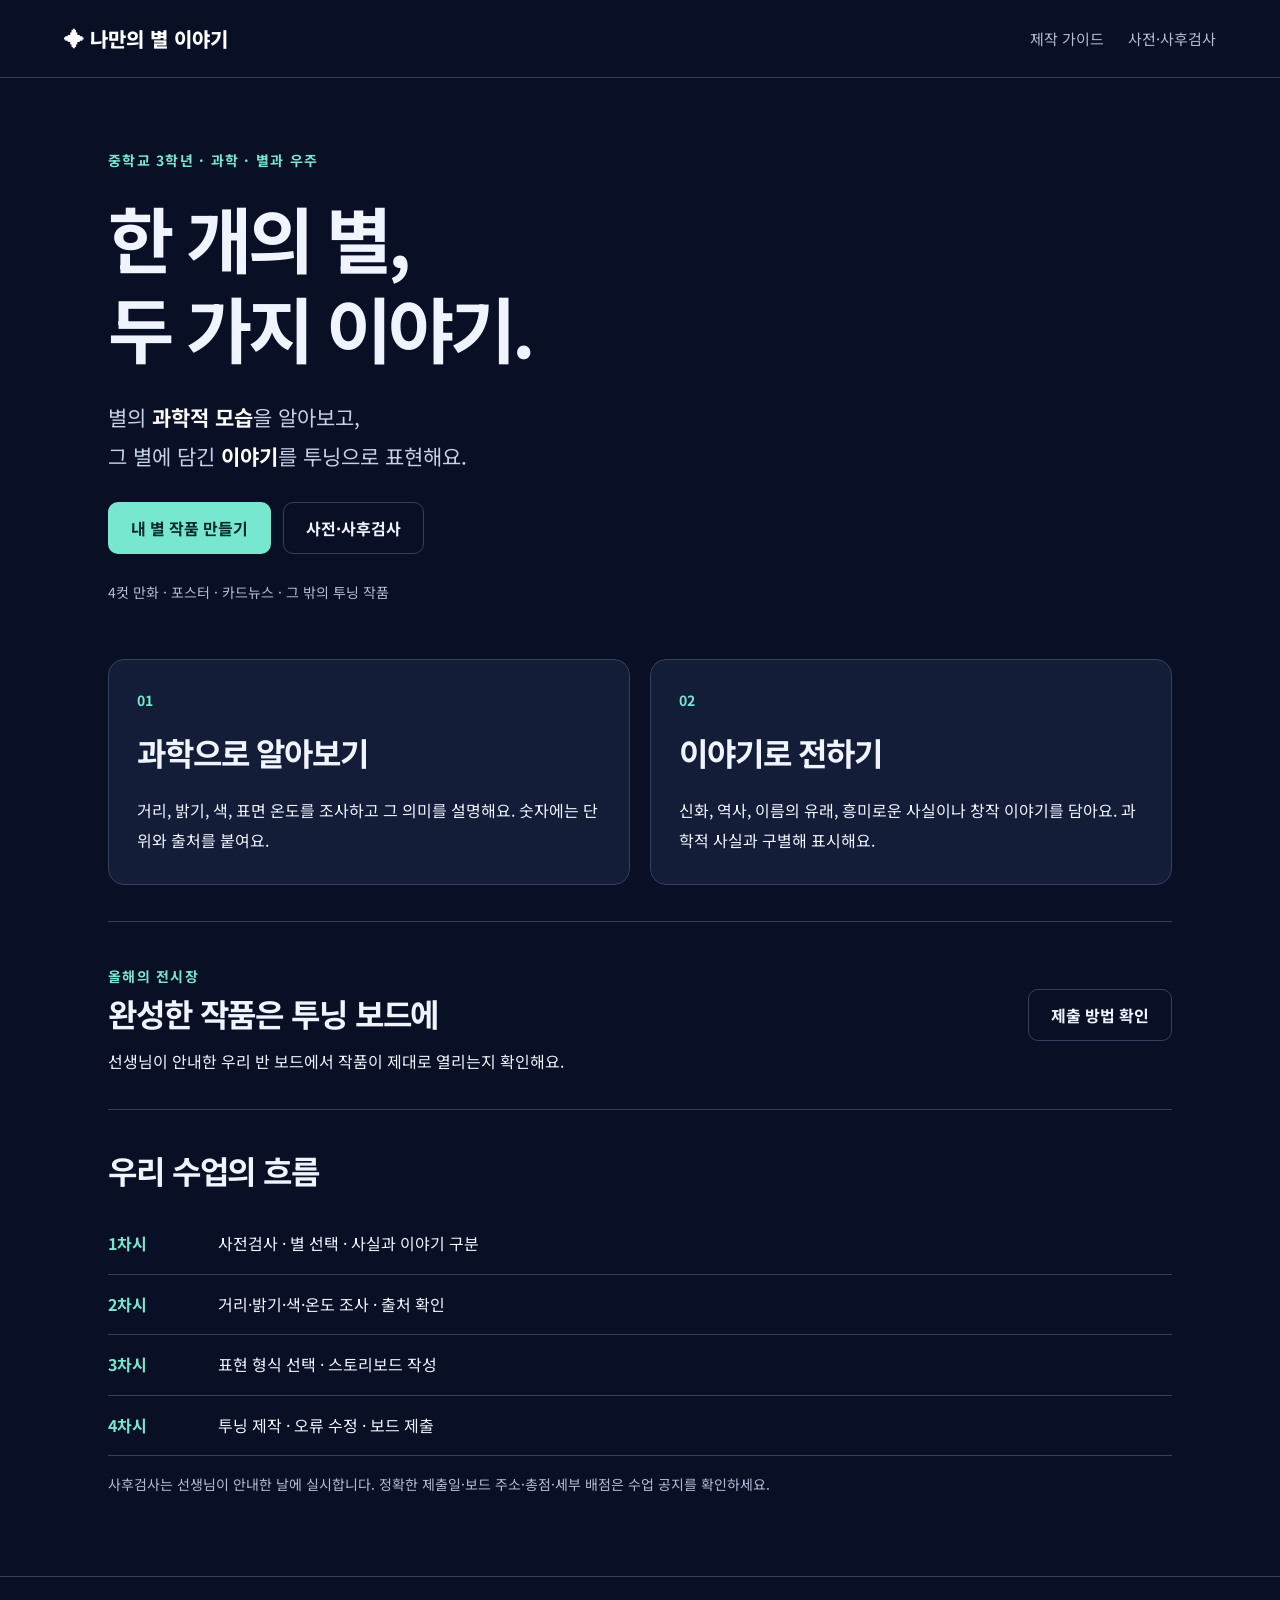
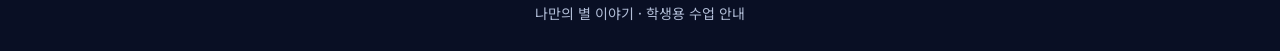
<file: public/index.html>
<!doctype html><html lang="ko"><head><meta charset="utf-8"><meta name="viewport" content="width=device-width,initial-scale=1"><title>나만의 별 이야기 | 중3 과학</title><meta name="description" content="과학과 이야기를 담아 투닝으로 만드는 나만의 별 전시물. 중학교 3학년 제작 가이드와 사전·사후검사."><link rel="stylesheet" href="style.css"></head><body><header><a class="brand" href="index.html">✦ 나만의 별 이야기</a><nav aria-label="주요 메뉴"><a href="guide.html">제작 가이드</a><a href="test.html">사전·사후검사</a></nav></header><main><section class="intro"><p class="eyebrow">중학교 3학년 · 과학 · 별과 우주</p><h1>한 개의 별,<br>두 가지 이야기.</h1><p class="lead">별의 <strong>과학적 모습</strong>을 알아보고,<br>그 별에 담긴 <strong>이야기</strong>를 투닝으로 표현해요.</p><div class="actions"><a class="button" href="guide.html">내 별 작품 만들기</a><a class="button secondary" href="test.html">사전·사후검사</a></div><p class="caption">4컷 만화 · 포스터 · 카드뉴스 · 그 밖의 투닝 작품</p></section><section class="grid two"><article class="card"><span class="number">01</span><h2>과학으로 알아보기</h2><p>거리, 밝기, 색, 표면 온도를 조사하고 그 의미를 설명해요. 숫자에는 단위와 출처를 붙여요.</p></article><article class="card"><span class="number">02</span><h2>이야기로 전하기</h2><p>신화, 역사, 이름의 유래, 흥미로운 사실이나 창작 이야기를 담아요. 과학적 사실과 구별해 표시해요.</p></article></section><section class="band"><div><p class="eyebrow">올해의 전시장</p><h2>완성한 작품은 투닝 보드에</h2><p>선생님이 안내한 우리 반 보드에서 작품이 제대로 열리는지 확인해요.</p></div><a class="button secondary" href="guide.html#submit">제출 방법 확인</a></section><section><h2>우리 수업의 흐름</h2><ol class="timeline"><li><b>1차시</b><span>사전검사 · 별 선택 · 사실과 이야기 구분</span></li><li><b>2차시</b><span>거리·밝기·색·온도 조사 · 출처 확인</span></li><li><b>3차시</b><span>표현 형식 선택 · 스토리보드 작성</span></li><li><b>4차시</b><span>투닝 제작 · 오류 수정 · 보드 제출</span></li></ol><p class="muted">사후검사는 선생님이 안내한 날에 실시합니다. 정확한 제출일·보드 주소·총점·세부 배점은 수업 공지를 확인하세요.</p></section></main><footer>나만의 별 이야기 · 학생용 수업 안내</footer><script src="config.js"></script></body></html>
</file>
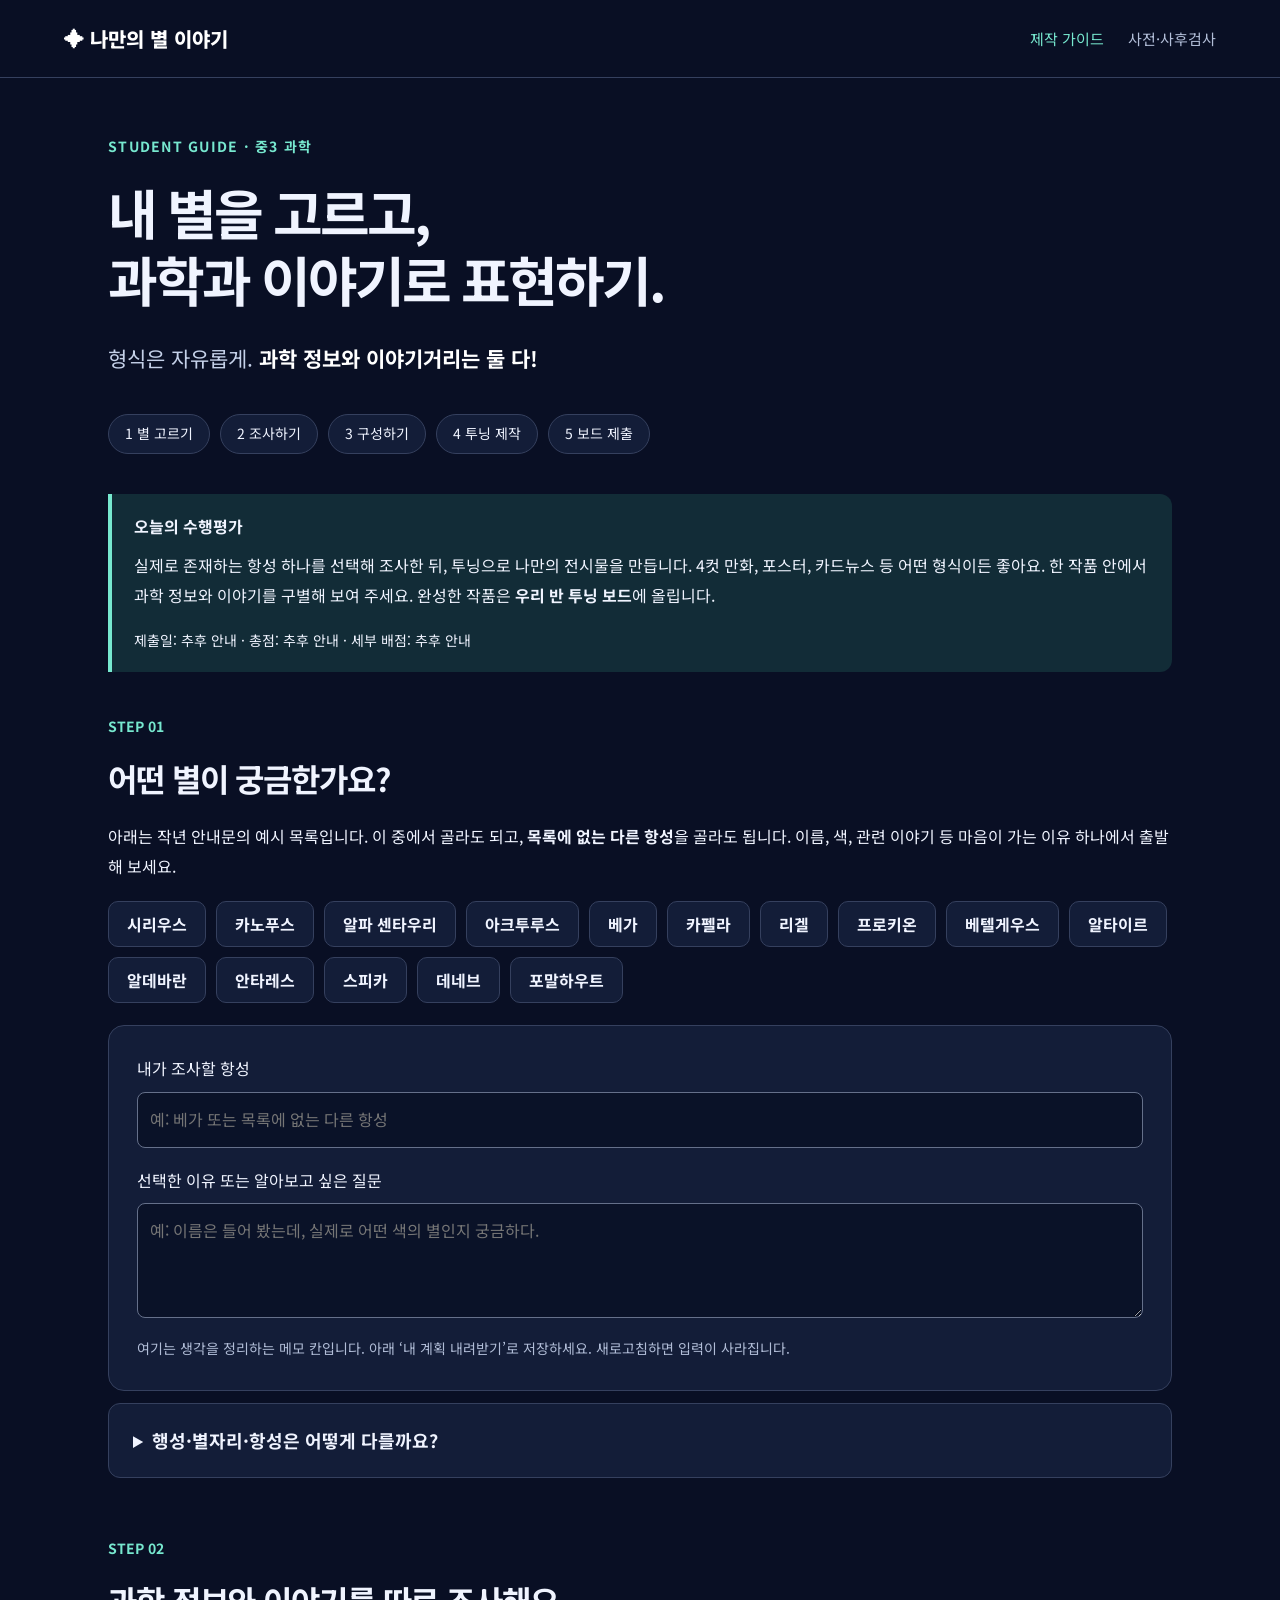
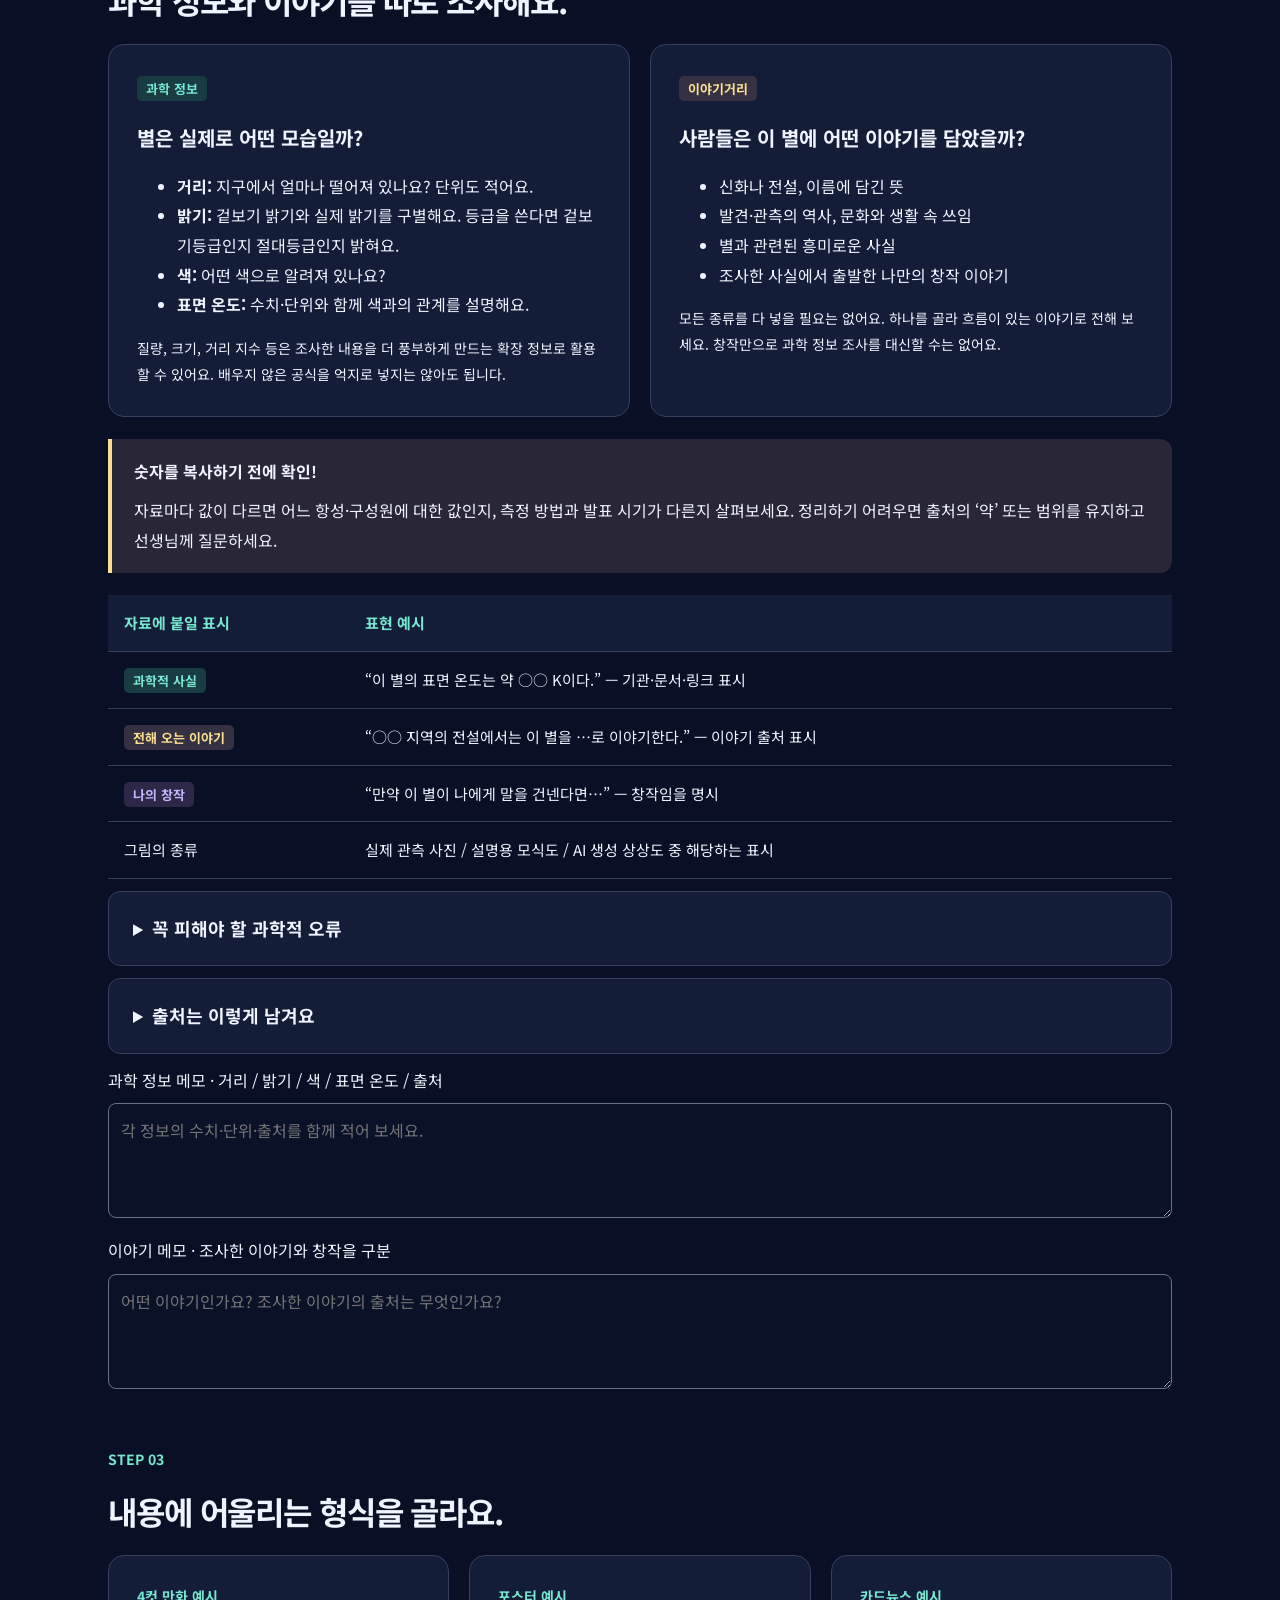
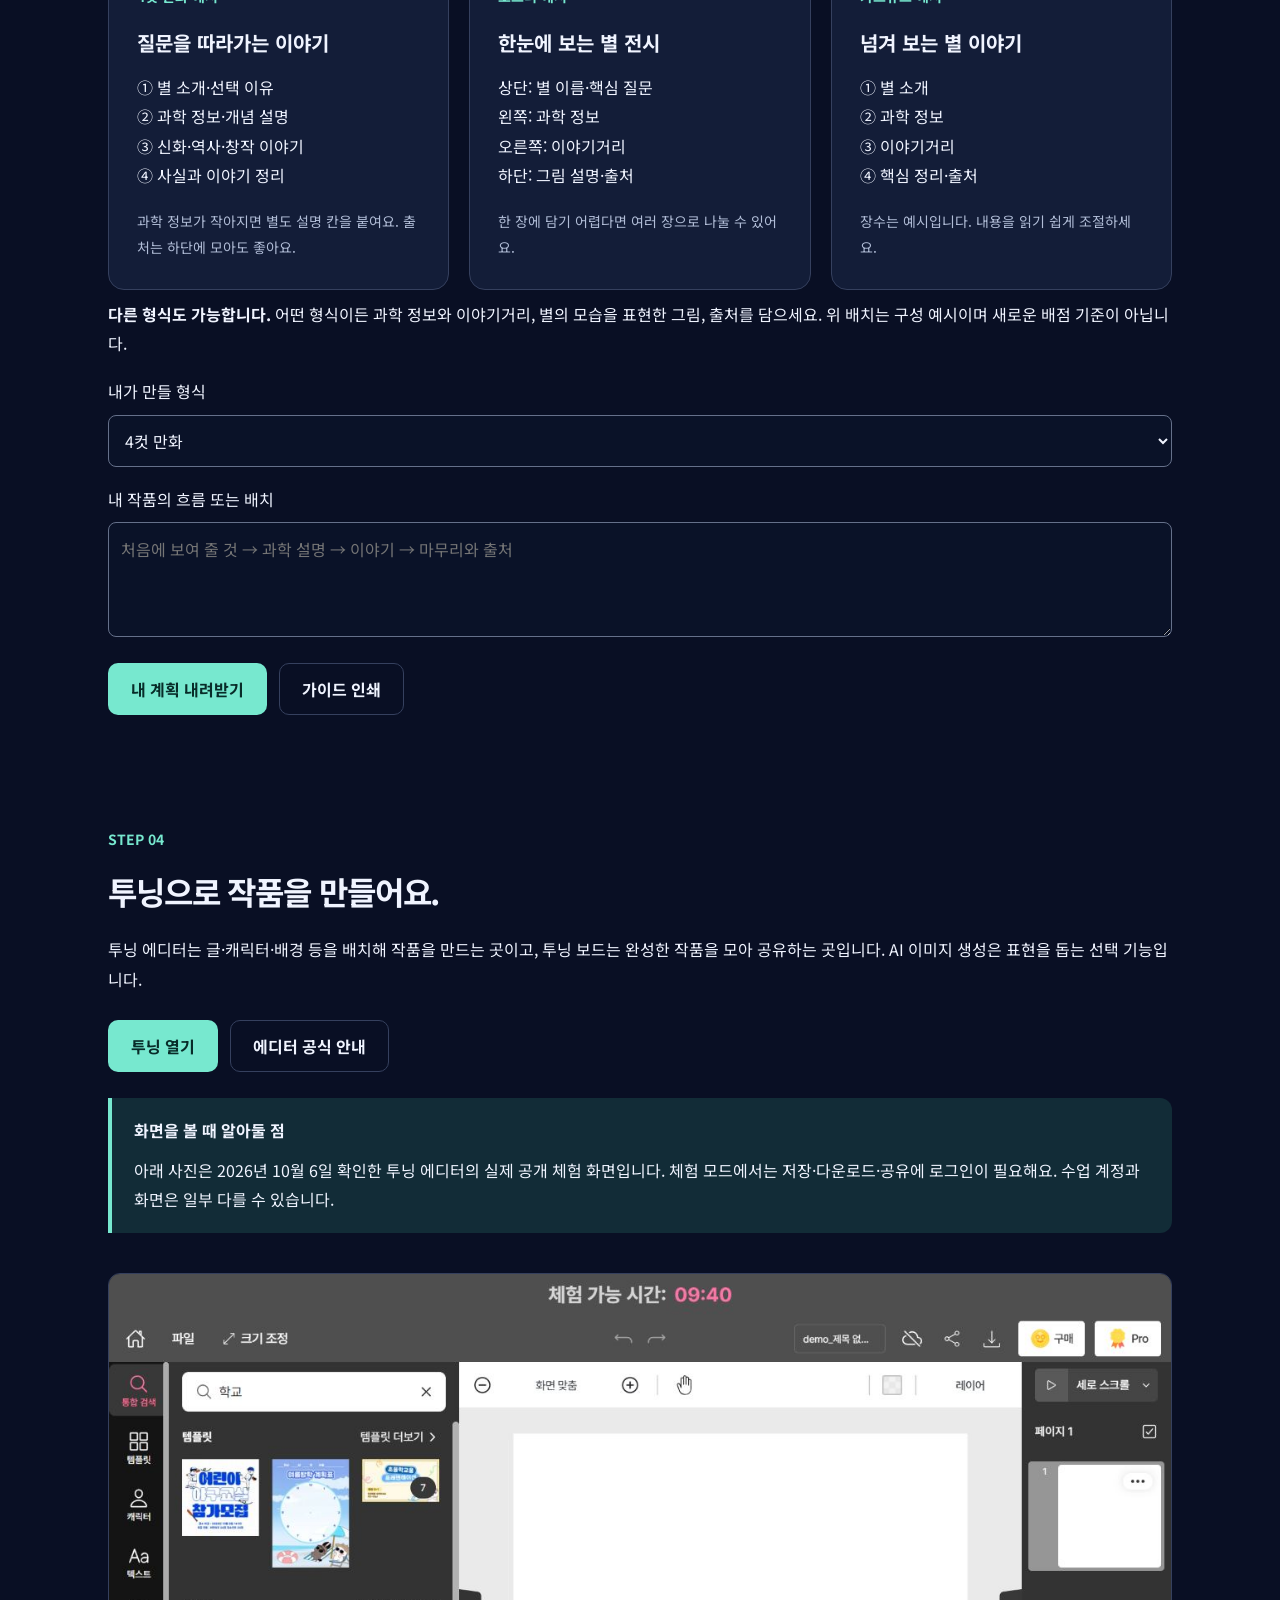
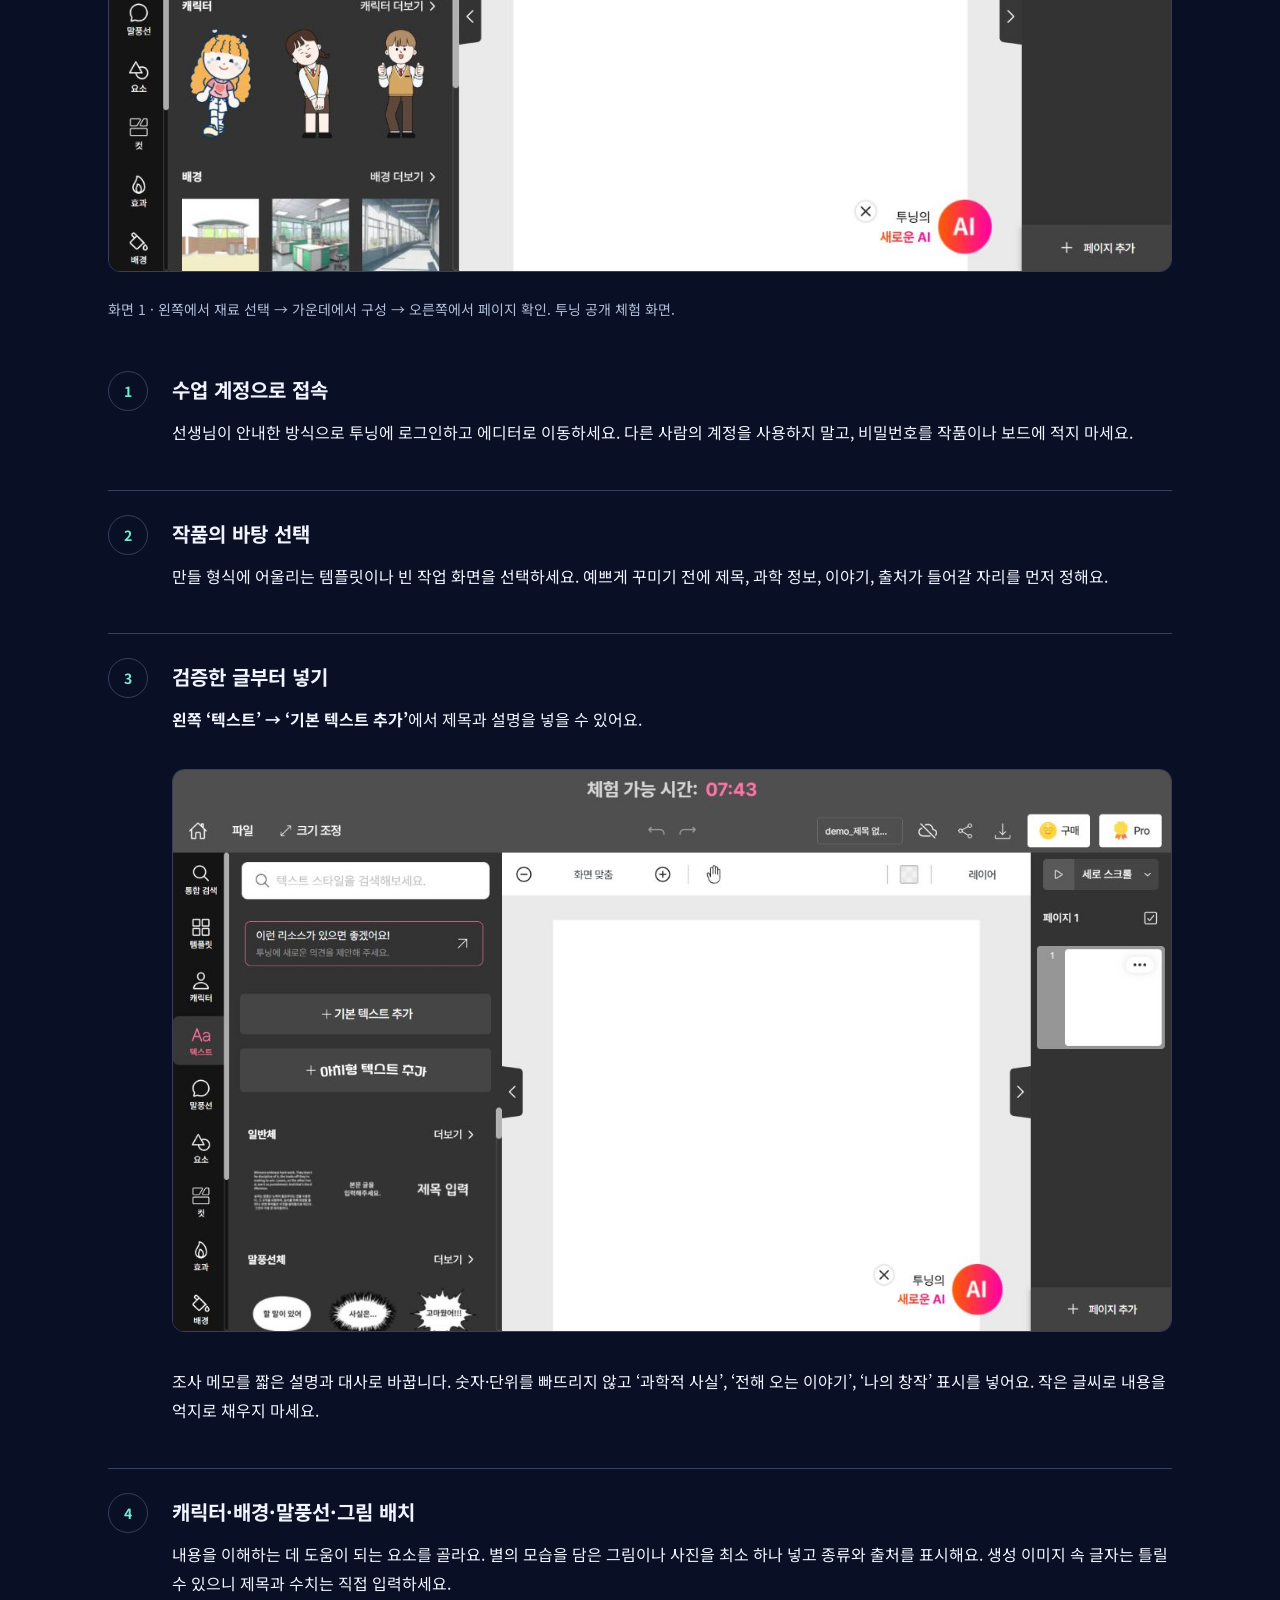
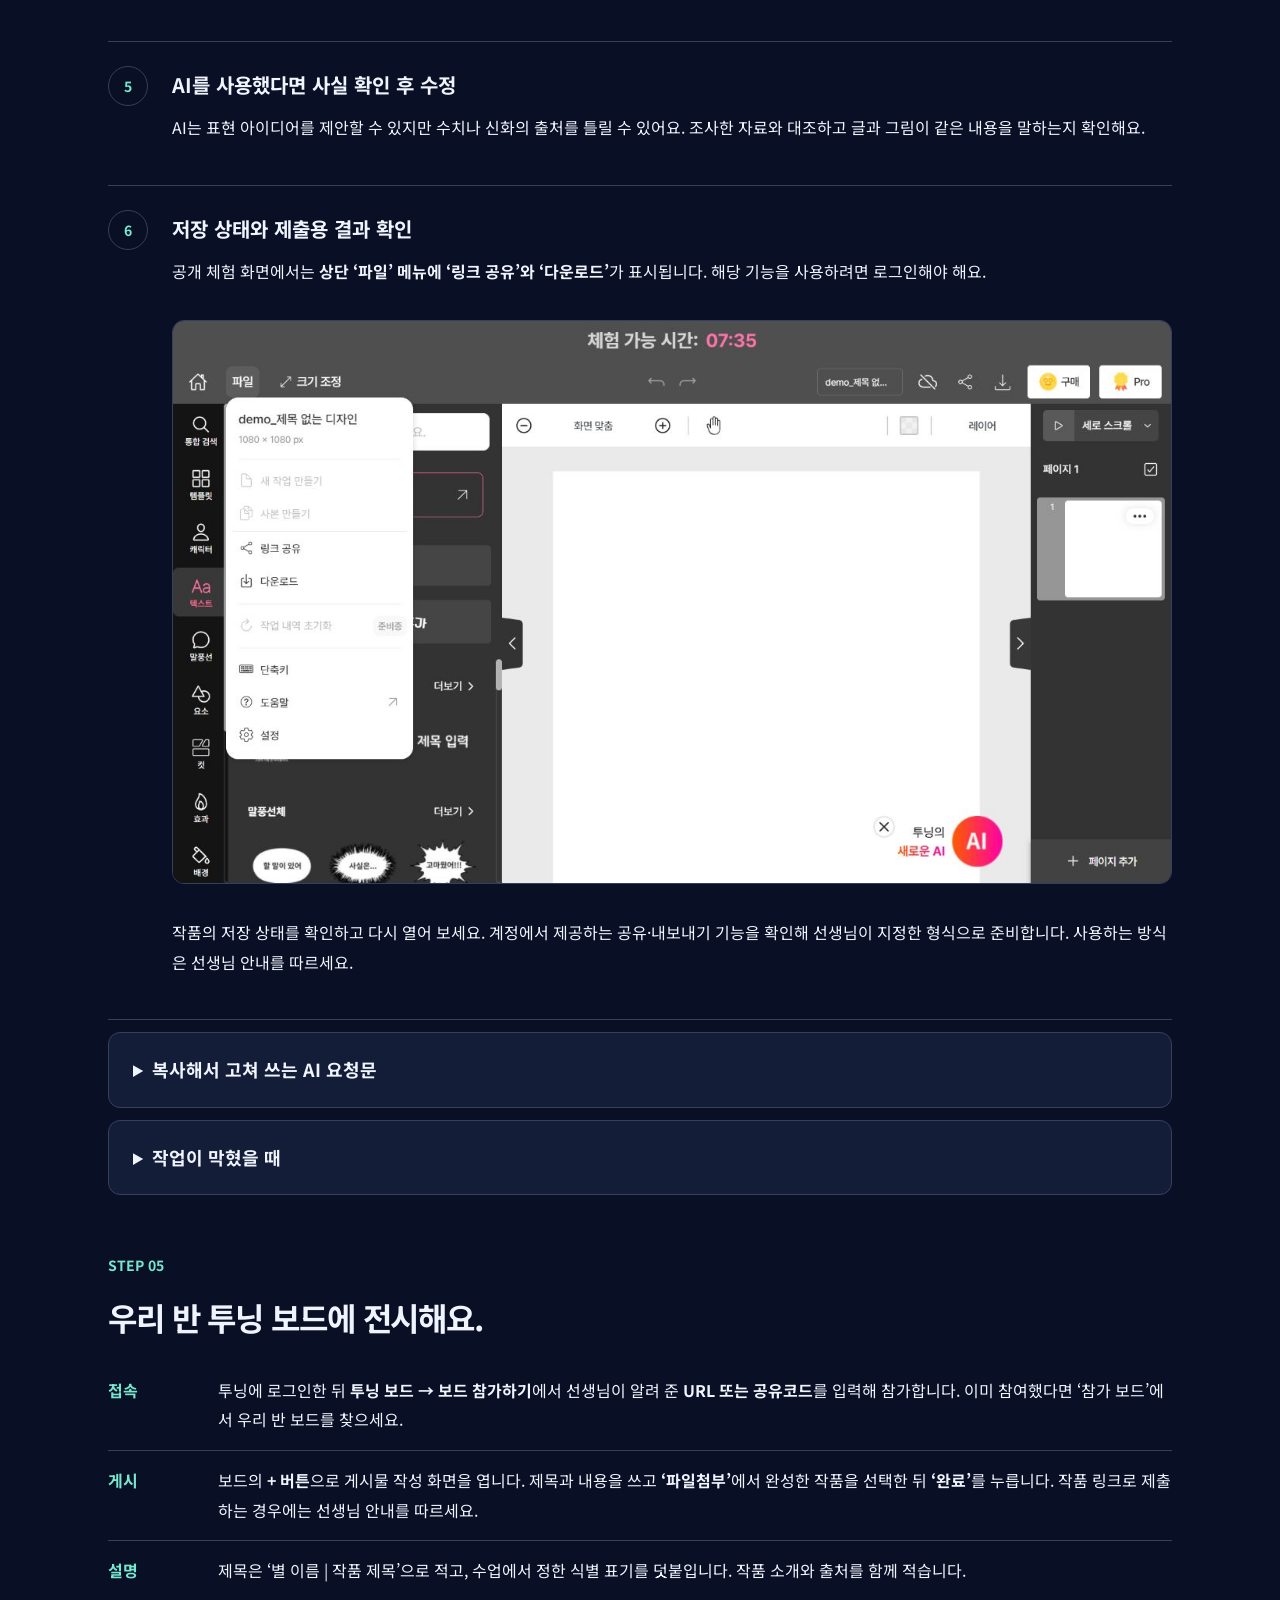
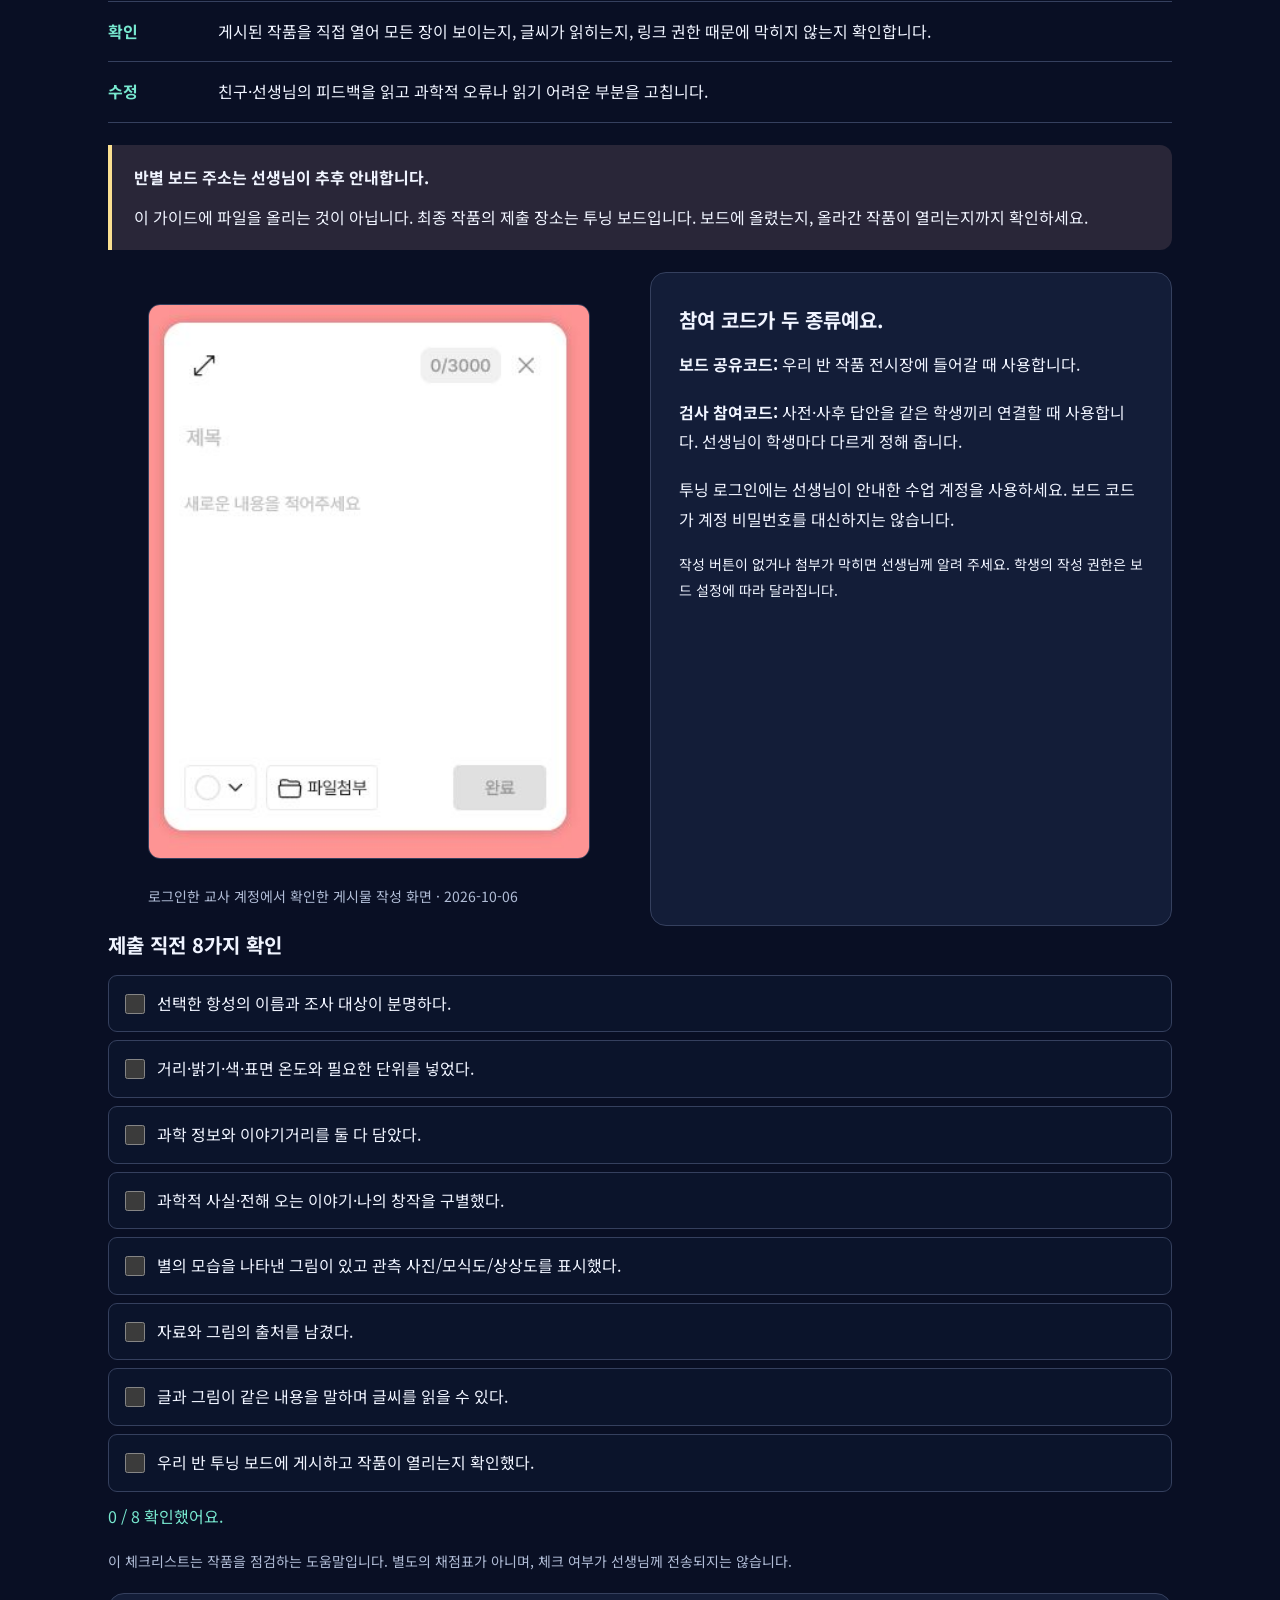
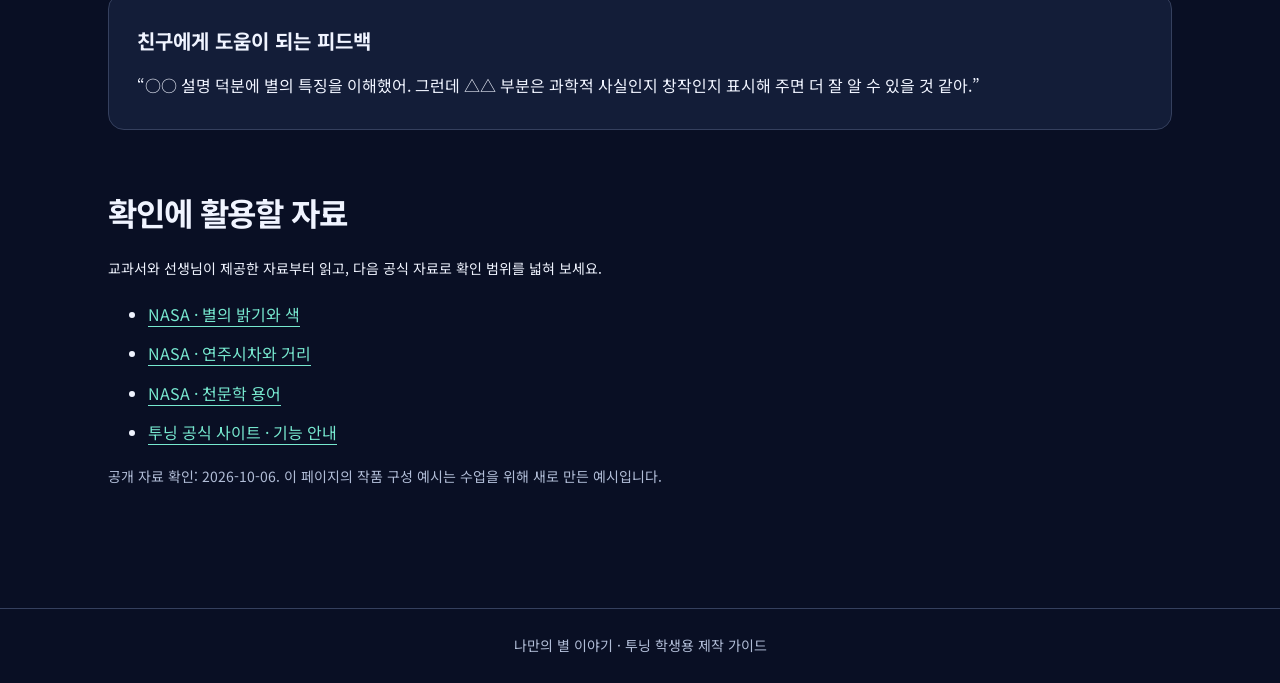
<file: public/guide.html>
<!doctype html><html lang="ko"><head><meta charset="utf-8"><meta name="viewport" content="width=device-width,initial-scale=1"><title>투닝 제작 가이드 | 나만의 별 이야기</title><link rel="stylesheet" href="style.css"></head><body><header><a class="brand" href="index.html">✦ 나만의 별 이야기</a><nav aria-label="주요 메뉴"><a href="guide.html" aria-current="page">제작 가이드</a><a href="test.html">사전·사후검사</a></nav></header><main><section class="page-title"><p class="eyebrow">STUDENT GUIDE · 중3 과학</p><h1>내 별을 고르고,<br>과학과 이야기로 표현하기.</h1><p class="lead">형식은 자유롭게. <strong>과학 정보와 이야기거리는 둘 다!</strong></p></section><nav class="jump" aria-label="가이드 목차"><a href="#choose">1 별 고르기</a><a href="#research">2 조사하기</a><a href="#plan">3 구성하기</a><a href="#make">4 투닝 제작</a><a href="#submit">5 보드 제출</a></nav><div class="callout"><strong>오늘의 수행평가</strong><p>실제로 존재하는 항성 하나를 선택해 조사한 뒤, 투닝으로 나만의 전시물을 만듭니다. 4컷 만화, 포스터, 카드뉴스 등 어떤 형식이든 좋아요. 한 작품 안에서 과학 정보와 이야기를 구별해 보여 주세요. 완성한 작품은 <strong>우리 반 투닝 보드</strong>에 올립니다.</p><p class="small" id="courseNotice">제출일·반별 보드 주소·총점·세부 배점은 선생님이 추후 안내합니다.</p></div>
<section class="section" id="choose"><span class="number">STEP 01</span><h2>어떤 별이 궁금한가요?</h2><p>아래는 작년 안내문의 예시 목록입니다. 이 중에서 골라도 되고, <strong>목록에 없는 다른 항성</strong>을 골라도 됩니다. 이름, 색, 관련 이야기 등 마음이 가는 이유 하나에서 출발해 보세요.</p><div class="stars" aria-label="항성 선택 예시"></div><div class="card" style="margin-top:22px"><label for="star">내가 조사할 항성</label><input id="star" type="text" maxlength="80" placeholder="예: 베가 또는 목록에 없는 다른 항성"><label for="reason">선택한 이유 또는 알아보고 싶은 질문</label><textarea id="reason" placeholder="예: 이름은 들어 봤는데, 실제로 어떤 색의 별인지 궁금하다."></textarea><p class="muted">여기는 생각을 정리하는 메모 칸입니다. 아래 ‘내 계획 내려받기’로 저장하세요. 새로고침하면 입력이 사라집니다.</p></div><details><summary>행성·별자리·항성은 어떻게 다를까요?</summary><p>이 활동의 주인공은 ‘항성’입니다. 화성·목성은 행성이고, 오리온자리는 하늘의 영역을 나타내는 별자리 이름입니다. 별자리가 마음에 든다면 그 안의 항성 하나를 골라 보세요.</p><p>알파 센타우리처럼 여러 별로 이루어진 항성계를 고를 때는 어느 구성원을 조사하는지 적으세요. 시리우스 A와 B처럼 구성원이 다른 별의 거리·온도·질량을 섞지 않도록 확인하세요.</p></details></section>
<section class="section" id="research"><span class="number">STEP 02</span><h2>과학 정보와 이야기를 따로 조사해요.</h2><div class="grid two"><article class="card"><span class="tag">과학 정보</span><h3 style="margin-top:16px">별은 실제로 어떤 모습일까?</h3><ul><li><strong>거리:</strong> 지구에서 얼마나 떨어져 있나요? 단위도 적어요.</li><li><strong>밝기:</strong> 겉보기 밝기와 실제 밝기를 구별해요. 등급을 쓴다면 겉보기등급인지 절대등급인지 밝혀요.</li><li><strong>색:</strong> 어떤 색으로 알려져 있나요?</li><li><strong>표면 온도:</strong> 수치·단위와 함께 색과의 관계를 설명해요.</li></ul><p class="small">질량, 크기, 거리 지수 등은 조사한 내용을 더 풍부하게 만드는 확장 정보로 활용할 수 있어요. 배우지 않은 공식을 억지로 넣지는 않아도 됩니다.</p></article><article class="card"><span class="tag story">이야기거리</span><h3 style="margin-top:16px">사람들은 이 별에 어떤 이야기를 담았을까?</h3><ul><li>신화나 전설, 이름에 담긴 뜻</li><li>발견·관측의 역사, 문화와 생활 속 쓰임</li><li>별과 관련된 흥미로운 사실</li><li>조사한 사실에서 출발한 나만의 창작 이야기</li></ul><p class="small">모든 종류를 다 넣을 필요는 없어요. 하나를 골라 흐름이 있는 이야기로 전해 보세요. 창작만으로 과학 정보 조사를 대신할 수는 없어요.</p></article></div><div class="callout warning"><strong>숫자를 복사하기 전에 확인!</strong><p>자료마다 값이 다르면 어느 항성·구성원에 대한 값인지, 측정 방법과 발표 시기가 다른지 살펴보세요. 정리하기 어려우면 출처의 ‘약’ 또는 범위를 유지하고 선생님께 질문하세요.</p></div><div class="table-wrap"><table><thead><tr><th>자료에 붙일 표시</th><th>표현 예시</th></tr></thead><tbody><tr><td><span class="tag">과학적 사실</span></td><td>“이 별의 표면 온도는 약 ○○ K이다.” — 기관·문서·링크 표시</td></tr><tr><td><span class="tag story">전해 오는 이야기</span></td><td>“○○ 지역의 전설에서는 이 별을 …로 이야기한다.” — 이야기 출처 표시</td></tr><tr><td><span class="tag fiction">나의 창작</span></td><td>“만약 이 별이 나에게 말을 건넨다면…” — 창작임을 명시</td></tr><tr><td>그림의 종류</td><td>실제 관측 사진 / 설명용 모식도 / AI 생성 상상도 중 해당하는 표시</td></tr></tbody></table></div><details><summary>꼭 피해야 할 과학적 오류</summary><ul><li>별의 색으로 온도를 비교할 때는 일반적으로 <strong>푸른 별이 붉은 별보다 표면 온도가 높아요.</strong></li><li>지구에서 밝게 보인다고 실제로도 가장 밝은 별인 것은 아니에요. 거리의 영향도 받아요.</li><li>등급 수가 작을수록 더 밝아요. 겉보기등급과 절대등급을 섞어 비교하지 마세요.</li><li>광년은 시간이 아니라 거리의 단위예요.</li><li>별의 색과 크기를 보기 좋게 과장했다면 설명용 그림임을 밝혀요. 상상한 장면을 관측 사실이라고 쓰지 마세요.</li></ul></details><details><summary>출처는 이렇게 남겨요</summary><p>제공 기관 또는 저자 / 자료 제목 / URL 또는 책 쪽수 / 확인 날짜를 적으세요. 사진은 제공 기관·작가와 사용 조건도 확인하세요.</p><p>예: NASA / Stars in an Exoplanet World / https://science.nasa.gov/exoplanets/stars/ / 확인 날짜: 내가 실제 읽은 날짜</p><p>AI 답변 자체를 검증된 출처로 삼지 마세요. AI가 알려 준 링크가 실제로 열리는지, 그 자료가 해당 내용을 말하는지 직접 확인해요.</p></details><label for="scienceMemo">과학 정보 메모 · 거리 / 밝기 / 색 / 표면 온도 / 출처</label><textarea id="scienceMemo" placeholder="각 정보의 수치·단위·출처를 함께 적어 보세요."></textarea><label for="storyMemo">이야기 메모 · 조사한 이야기와 창작을 구분</label><textarea id="storyMemo" placeholder="어떤 이야기인가요? 조사한 이야기의 출처는 무엇인가요?"></textarea></section>
<section class="section" id="plan"><span class="number">STEP 03</span><h2>내용에 어울리는 형식을 골라요.</h2><div class="grid three"><article class="card"><span class="number">4컷 만화 예시</span><h3>질문을 따라가는 이야기</h3><p>① 별 소개·선택 이유<br>② 과학 정보·개념 설명<br>③ 신화·역사·창작 이야기<br>④ 사실과 이야기 정리</p><p class="muted">과학 정보가 작아지면 별도 설명 칸을 붙여요. 출처는 하단에 모아도 좋아요.</p></article><article class="card"><span class="number">포스터 예시</span><h3>한눈에 보는 별 전시</h3><p>상단: 별 이름·핵심 질문<br>왼쪽: 과학 정보<br>오른쪽: 이야기거리<br>하단: 그림 설명·출처</p><p class="muted">한 장에 담기 어렵다면 여러 장으로 나눌 수 있어요.</p></article><article class="card"><span class="number">카드뉴스 예시</span><h3>넘겨 보는 별 이야기</h3><p>① 별 소개<br>② 과학 정보<br>③ 이야기거리<br>④ 핵심 정리·출처</p><p class="muted">장수는 예시입니다. 내용을 읽기 쉽게 조절하세요.</p></article></div><p><strong>다른 형식도 가능합니다.</strong> 어떤 형식이든 과학 정보와 이야기거리, 별의 모습을 표현한 그림, 출처를 담으세요. 위 배치는 구성 예시이며 새로운 배점 기준이 아닙니다.</p><label for="format">내가 만들 형식</label><select id="format"><option>4컷 만화</option><option>포스터</option><option>카드뉴스</option><option>그 밖의 투닝 작품</option></select><label for="outline">내 작품의 흐름 또는 배치</label><textarea id="outline" placeholder="처음에 보여 줄 것 → 과학 설명 → 이야기 → 마무리와 출처"></textarea><div class="actions"><button id="planDownload" type="button">내 계획 내려받기</button><button type="button" class="secondary" onclick="window.print()">가이드 인쇄</button></div><p id="planStatus" class="status" role="status"></p></section>
<section class="section" id="make"><span class="number">STEP 04</span><h2>투닝으로 작품을 만들어요.</h2><p>투닝 에디터는 글·캐릭터·배경 등을 배치해 작품을 만드는 곳이고, 투닝 보드는 완성한 작품을 모아 공유하는 곳입니다. AI 이미지 생성은 표현을 돕는 선택 기능입니다.</p><div class="actions"><a class="button tooning-link" href="https://tooning.io/" target="_blank" rel="noopener noreferrer">투닝 열기</a><a class="button secondary" href="https://tooning.io/editor-information" target="_blank" rel="noopener noreferrer">에디터 공식 안내</a></div><div class="callout"><strong>화면을 볼 때 알아둘 점</strong><p>아래 사진은 2026년 10월 6일 확인한 투닝 에디터의 실제 공개 체험 화면입니다. 체험 모드에서는 저장·다운로드·공유에 로그인이 필요해요. 수업 계정과 화면은 일부 다를 수 있습니다.</p></div><figure style="margin:24px 0"><img class="screen" src="tooning-editor.jpg" alt="투닝 에디터 실제 화면. 왼쪽에 템플릿·캐릭터·텍스트·말풍선·배경 등의 메뉴, 가운데 작업 공간, 오른쪽 페이지 목록이 있다." loading="lazy"><figcaption class="caption">화면 1 · 왼쪽에서 재료 선택 → 가운데에서 구성 → 오른쪽에서 페이지 확인. 투닝 공개 체험 화면.</figcaption></figure><div class="step"><span class="number">1</span><div><h3>수업 계정으로 접속</h3><p>선생님이 안내한 방식으로 투닝에 로그인하고 에디터로 이동하세요. 다른 사람의 계정을 사용하지 말고, 비밀번호를 작품이나 보드에 적지 마세요.</p></div></div><div class="step"><span class="number">2</span><div><h3>작품의 바탕 선택</h3><p>만들 형식에 어울리는 템플릿이나 빈 작업 화면을 선택하세요. 예쁘게 꾸미기 전에 제목, 과학 정보, 이야기, 출처가 들어갈 자리를 먼저 정해요.</p></div></div><div class="step"><span class="number">3</span><div><h3>검증한 글부터 넣기</h3><p><strong>왼쪽 ‘텍스트’ → ‘기본 텍스트 추가’</strong>에서 제목과 설명을 넣을 수 있어요.</p><img class="screen" src="tooning-text.jpg" alt="투닝 텍스트 메뉴의 기본 텍스트 추가 버튼과 글자 종류 선택 화면" loading="lazy"><p>조사 메모를 짧은 설명과 대사로 바꿉니다. 숫자·단위를 빠뜨리지 않고 ‘과학적 사실’, ‘전해 오는 이야기’, ‘나의 창작’ 표시를 넣어요. 작은 글씨로 내용을 억지로 채우지 마세요.</p></div></div><div class="step"><span class="number">4</span><div><h3>캐릭터·배경·말풍선·그림 배치</h3><p>내용을 이해하는 데 도움이 되는 요소를 골라요. 별의 모습을 담은 그림이나 사진을 최소 하나 넣고 종류와 출처를 표시해요. 생성 이미지 속 글자는 틀릴 수 있으니 제목과 수치는 직접 입력하세요.</p></div></div><div class="step"><span class="number">5</span><div><h3>AI를 사용했다면 사실 확인 후 수정</h3><p>AI는 표현 아이디어를 제안할 수 있지만 수치나 신화의 출처를 틀릴 수 있어요. 조사한 자료와 대조하고 글과 그림이 같은 내용을 말하는지 확인해요.</p></div></div><div class="step"><span class="number">6</span><div><h3>저장 상태와 제출용 결과 확인</h3><p>공개 체험 화면에서는 <strong>상단 ‘파일’ 메뉴에 ‘링크 공유’와 ‘다운로드’</strong>가 표시됩니다. 해당 기능을 사용하려면 로그인해야 해요.</p><img class="screen" src="tooning-file.jpg" alt="투닝 파일 메뉴에 표시된 링크 공유와 다운로드 항목" loading="lazy"><p>작품의 저장 상태를 확인하고 다시 열어 보세요. 계정에서 제공하는 공유·내보내기 기능을 확인해 선생님이 지정한 형식으로 준비합니다. 사용하는 방식은 선생님 안내를 따르세요.</p></div></div><details><summary>복사해서 고쳐 쓰는 AI 요청문</summary><p><strong>이야기 구성 도움</strong></p><div class="prompt" id="storyPrompt">중학교 3학년 과학 작품을 만들고 있어. 내가 고른 항성은 [별 이름]이야.
내가 자료에서 확인한 사실: [거리·밝기·색·표면 온도·출처]
내가 조사한 이야기: [신화·역사·흥미 요소와 출처]
이 자료만 사용해 [4컷 만화/포스터/카드뉴스]의 구성안을 제안해 줘.
과학적 사실과 전해 오는 이야기, 네가 새로 제안하는 창작을 분명히 구분해 줘.
없는 수치나 출처를 만들지 말고, 확인이 필요한 부분은 ‘확인 필요’라고 표시해 줘.</div><button type="button" class="secondary copy" data-copy="storyPrompt">요청문 복사</button><p><strong>상상도 만들기 도움</strong></p><div class="prompt" id="imagePrompt">[별 이름]을 주제로 한 교육용 상상도를 만들어 줘.
확인한 별의 색은 [색]이야. [인물/배경/상황]을 담아 줘.
그림 속에 글자나 과학 수치를 넣지 말고, 설명을 붙일 빈 공간을 남겨 줘.
실제 관측 사진이 아니라 이야기 표현을 위한 상상도야.</div><button type="button" class="secondary copy" data-copy="imagePrompt">요청문 복사</button><p class="muted">생성 후에도 색·장면이 의도에 맞는지 확인하고 작품에 ‘AI 생성 상상도’라고 표시하세요.</p><p id="copyStatus" role="status" class="status"></p></details><details><summary>작업이 막혔을 때</summary><ul><li><strong>글이 작아요:</strong> 문장을 줄이거나 장을 나눠요. 핵심 수치·단위·출처는 남겨요.</li><li><strong>AI가 다른 정보를 말해요:</strong> 원자료로 돌아가 확인하고 AI 문장을 수정해요.</li><li><strong>이미지 생성이 안 돼요:</strong> 에디터 기본 요소나 사용 가능한 관측 자료로 표현해도 됩니다. AI 생성은 필수가 아니에요.</li><li><strong>저장·업로드가 안 돼요:</strong> 현재 작품을 닫지 말고 연결 상태·저장 상태를 확인한 뒤 선생님께 알려요.</li><li><strong>원하는 메뉴가 안 보여요:</strong> 사용 중인 서비스가 에디터인지 보드인지 확인하고 수업 계정의 이용 가능 기능을 선생님과 확인해요.</li></ul></details></section>
<section class="section" id="submit"><span class="number">STEP 05</span><h2>우리 반 투닝 보드에 전시해요.</h2><div id="boardLinks"></div><ol class="timeline"><li><b>접속</b><span>투닝에 로그인한 뒤 <strong>투닝 보드 → 보드 참가하기</strong>에서 선생님이 알려 준 <strong>URL 또는 공유코드</strong>를 입력해 참가합니다. 이미 참여했다면 ‘참가 보드’에서 우리 반 보드를 찾으세요.</span></li><li><b>게시</b><span>보드의 <strong>+ 버튼</strong>으로 게시물 작성 화면을 엽니다. 제목과 내용을 쓰고 <strong>‘파일첨부’</strong>에서 완성한 작품을 선택한 뒤 <strong>‘완료’</strong>를 누릅니다. 작품 링크로 제출하는 경우에는 선생님 안내를 따르세요.</span></li><li><b>설명</b><span>제목은 ‘별 이름 | 작품 제목’으로 적고, 수업에서 정한 식별 표기를 덧붙입니다. 작품 소개와 출처를 함께 적습니다.</span></li><li><b>확인</b><span>게시된 작품을 직접 열어 모든 장이 보이는지, 글씨가 읽히는지, 링크 권한 때문에 막히지 않는지 확인합니다.</span></li><li><b>수정</b><span>친구·선생님의 피드백을 읽고 과학적 오류나 읽기 어려운 부분을 고칩니다.</span></li></ol><div class="callout warning" id="boardPending"><strong>반별 보드 주소는 선생님이 추후 안내합니다.</strong><p>이 가이드에 파일을 올리는 것이 아닙니다. 최종 작품의 제출 장소는 투닝 보드입니다. 보드에 올렸는지, 올라간 작품이 열리는지까지 확인하세요.</p></div><div class="grid two"><figure><img class="screen" src="tooning-board-post.png" alt="투닝 보드 게시물 작성 화면. 제목, 내용, 파일첨부, 완료 버튼이 있다." loading="lazy"><figcaption class="caption">로그인한 교사 계정에서 확인한 게시물 작성 화면 · 2026-10-06</figcaption></figure><div class="card"><h3>참여 코드가 두 종류예요.</h3><p><strong>보드 공유코드:</strong> 우리 반 작품 전시장에 들어갈 때 사용합니다.</p><p><strong>검사 참여코드:</strong> 사전·사후 답안을 같은 학생끼리 연결할 때 사용합니다. 선생님이 학생마다 다르게 정해 줍니다.</p><p>투닝 로그인에는 선생님이 안내한 수업 계정을 사용하세요. 보드 코드가 계정 비밀번호를 대신하지는 않습니다.</p><p class="small">작성 버튼이 없거나 첨부가 막히면 선생님께 알려 주세요. 학생의 작성 권한은 보드 설정에 따라 달라집니다.</p></div></div><h3>제출 직전 8가지 확인</h3><div class="checklist" id="checks"></div><p class="status" id="checkStatus" role="status">0 / 8 확인했어요.</p><p class="muted">이 체크리스트는 작품을 점검하는 도움말입니다. 별도의 채점표가 아니며, 체크 여부가 선생님께 전송되지는 않습니다.</p><div class="card"><h3>친구에게 도움이 되는 피드백</h3><p>“○○ 설명 덕분에 별의 특징을 이해했어. 그런데 △△ 부분은 과학적 사실인지 창작인지 표시해 주면 더 잘 알 수 있을 것 같아.”</p></div></section>
<section class="section source-links"><h2>확인에 활용할 자료</h2><p class="small">교과서와 선생님이 제공한 자료부터 읽고, 다음 공식 자료로 확인 범위를 넓혀 보세요.</p><ul><li><a href="https://science.nasa.gov/exoplanets/stars/" target="_blank" rel="noopener noreferrer">NASA · 별의 밝기와 색</a></li><li><a href="https://science.nasa.gov/asset/hubble/stellar-parallax/" target="_blank" rel="noopener noreferrer">NASA · 연주시차와 거리</a></li><li><a href="https://science.nasa.gov/mission/hubble/multimedia/hubble-glossary/" target="_blank" rel="noopener noreferrer">NASA · 천문학 용어</a></li><li><a href="https://tooning.io/" target="_blank" rel="noopener noreferrer">투닝 공식 사이트 · 기능 안내</a></li></ul><p class="muted">공개 자료 확인: 2026-10-06. 이 페이지의 작품 구성 예시는 수업을 위해 새로 만든 예시입니다.</p></section></main><footer>나만의 별 이야기 · 투닝 학생용 제작 가이드</footer><script src="config.js"></script><script src="guide.js"></script></body></html>
</file>
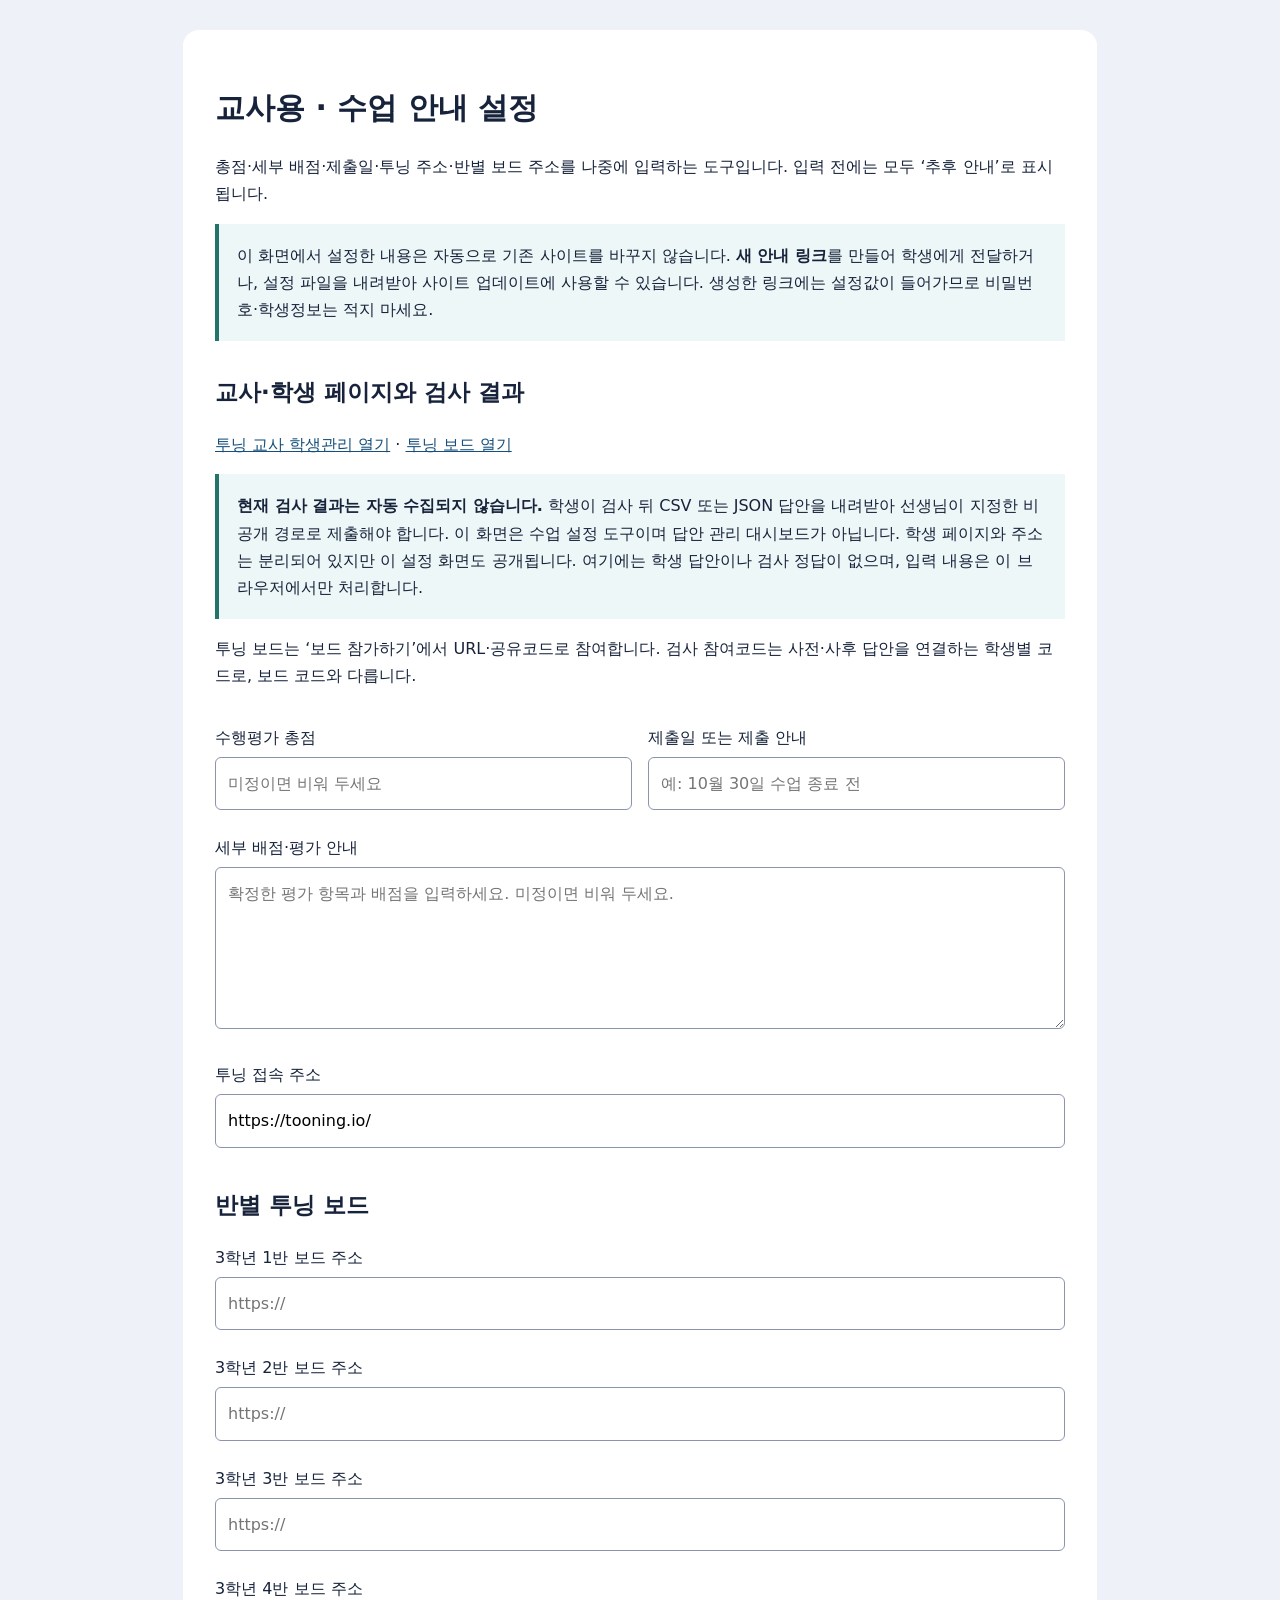
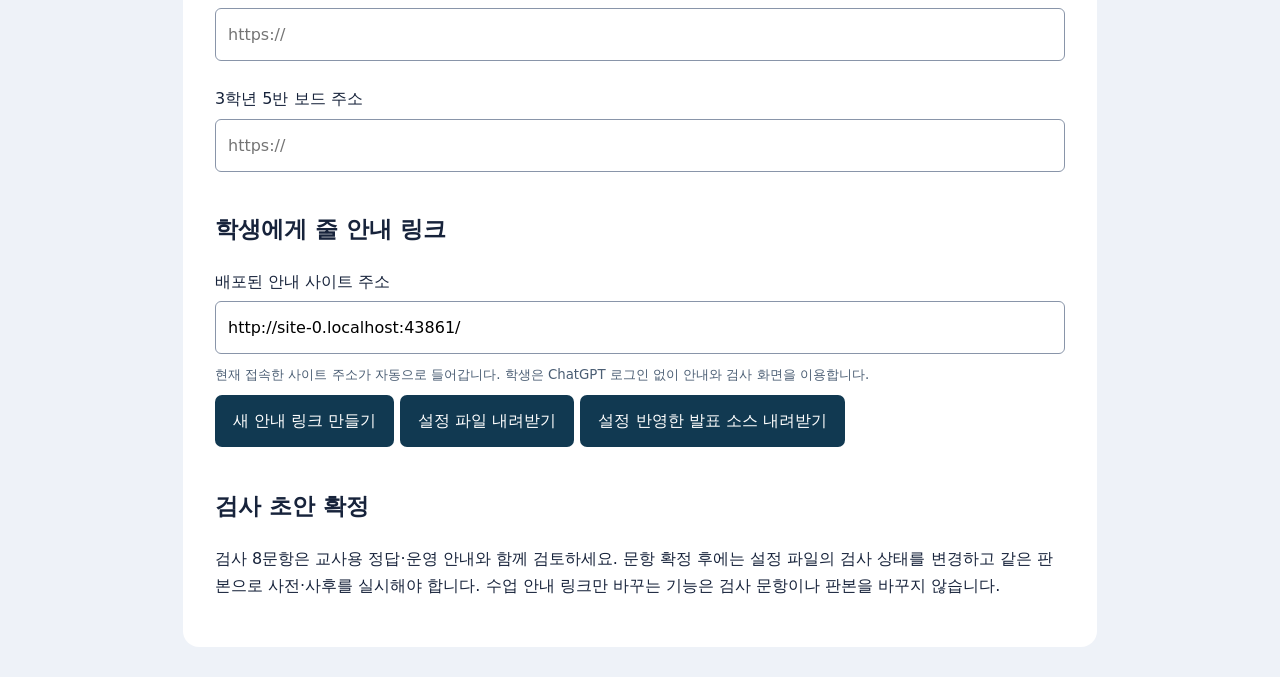
<file: public/teacher.html>
<!doctype html><html lang="ko"><head><meta charset="utf-8"><meta name="viewport" content="width=device-width,initial-scale=1"><title>교사용 수업 설정</title><style>body{font:16px/1.7 system-ui,sans-serif;color:#17233b;background:#eef2f8;margin:0}main{max-width:850px;margin:30px auto;background:white;padding:32px;border-radius:16px}h1{font-size:30px}h2{font-size:23px;margin-top:32px}label{display:block;margin-top:18px}input,textarea{box-sizing:border-box;width:100%;padding:12px;border:1px solid #8995a9;border-radius:6px;font:inherit;margin:6px 0}button{padding:12px 18px;margin:8px 6px 8px 0;background:#113951;color:white;border:0;border-radius:7px;font:inherit;cursor:pointer}.note{background:#edf7f7;padding:18px;border-left:4px solid #247469}small{color:#4b5e74}#status{color:#145b44;overflow-wrap:anywhere}.grid{display:grid;grid-template-columns:1fr 1fr;gap:16px}@media(max-width:600px){main{margin:0;padding:22px}.grid{display:block}}a{overflow-wrap:anywhere;color:#164f7b}</style></head><body><main><h1>교사용 · 수업 안내 설정</h1><p>총점·세부 배점·제출일·투닝 주소·반별 보드 주소를 나중에 입력하는 도구입니다. 입력 전에는 모두 ‘추후 안내’로 표시됩니다.</p><div class="note">이 화면에서 설정한 내용은 자동으로 기존 사이트를 바꾸지 않습니다. <strong>새 안내 링크</strong>를 만들어 학생에게 전달하거나, 설정 파일을 내려받아 사이트 업데이트에 사용할 수 있습니다. 생성한 링크에는 설정값이 들어가므로 비밀번호·학생정보는 적지 마세요.</div><h2>교사·학생 페이지와 검사 결과</h2><p><a href="https://tooning.io/lms/schools" target="_blank" rel="noopener">투닝 교사 학생관리 열기</a> · <a href="https://tooning.io/board" target="_blank" rel="noopener">투닝 보드 열기</a></p><div class="note"><strong>현재 검사 결과는 자동 수집되지 않습니다.</strong> 학생이 검사 뒤 CSV 또는 JSON 답안을 내려받아 선생님이 지정한 비공개 경로로 제출해야 합니다. 이 화면은 수업 설정 도구이며 답안 관리 대시보드가 아닙니다. 학생 페이지와 주소는 분리되어 있지만 이 설정 화면도 공개됩니다. 여기에는 학생 답안이나 검사 정답이 없으며, 입력 내용은 이 브라우저에서만 처리합니다.</div><p>투닝 보드는 ‘보드 참가하기’에서 URL·공유코드로 참여합니다. 검사 참여코드는 사전·사후 답안을 연결하는 학생별 코드로, 보드 코드와 다릅니다.</p><form id="settings"><div class="grid"><label>수행평가 총점<input id="total" type="number" min="0" max="10000" step="0.5" placeholder="미정이면 비워 두세요"></label><label>제출일 또는 제출 안내<input id="due" maxlength="150" placeholder="예: 10월 30일 수업 종료 전"></label></div><label>세부 배점·평가 안내<textarea id="rubric" maxlength="2000" rows="5" placeholder="확정한 평가 항목과 배점을 입력하세요. 미정이면 비워 두세요."></textarea></label><label>투닝 접속 주소<input id="tooning" type="url" value="https://tooning.io/"></label><h2>반별 투닝 보드</h2><div id="boards"></div><h2>학생에게 줄 안내 링크</h2><label>배포된 안내 사이트 주소<input id="base" type="url" value="" placeholder="배포된 안내 사이트의 https:// 주소"></label><small>현재 접속한 사이트 주소가 자동으로 들어갑니다. 학생은 ChatGPT 로그인 없이 안내와 검사 화면을 이용합니다.</small><div><button type="submit">새 안내 링크 만들기</button><button type="button" id="configDownload">설정 파일 내려받기</button><button type="button" id="sourceDownload">설정 반영한 발표 소스 내려받기</button></div></form><div id="status" role="status"></div><section id="result" hidden><h2>새로 만든 학생용 안내 링크</h2><a id="newLink" target="_blank" rel="noopener noreferrer"></a><label>복사할 주소<textarea id="linkText" rows="5" readonly></textarea></label><p>새 링크의 내용이 맞는지 먼저 확인하세요. 이전에 배포한 링크에는 새 설정이 자동 반영되지 않습니다. 같은 링크를 계속 사용하려면 사이트 자체를 업데이트해야 합니다.</p></section><h2>검사 초안 확정</h2><p>검사 8문항은 교사용 정답·운영 안내와 함께 검토하세요. 문항 확정 후에는 설정 파일의 검사 상태를 변경하고 같은 판본으로 사전·사후를 실시해야 합니다. 수업 안내 링크만 바꾸는 기능은 검사 문항이나 판본을 바꾸지 않습니다.</p></main><script>
if(location.protocol==='https:'||location.protocol==='http:')document.getElementById('base').value=location.origin+'/';
const queryLoader="const passed=new URLSearchParams(location.search).get('course');\nif(passed){try{const bytes=Uint8Array.from(atob(passed.replaceAll('-','+').replaceAll('_','/')),c=>c.charCodeAt(0));const c=JSON.parse(new TextDecoder().decode(bytes));for(const key of ['dueDate','totalPoints','rubric','tooningUrl'])if(typeof c[key]==='string'&&c[key].length<=2000)window.COURSE[key]=c[key];if(Array.isArray(c.boards))window.COURSE.boards=c.boards.slice(0,5).map(b=>({label:String(b.label||'').slice(0,30),url:String(b.url||'').slice(0,2000)}));document.querySelectorAll('a[href]').forEach(a=>{const h=a.getAttribute('href');if(/^(index|guide|test)\\.html(?:#.*)?$/.test(h)){const [f,hash]=h.split('#');a.href=f+'?course='+encodeURIComponent(passed)+(hash?'#'+hash:'')}})}catch{const p=document.createElement('p');p.className='callout warning';p.textContent='수업 설정 링크를 읽지 못해 기본 안내를 표시합니다. 선생님께 최신 링크를 확인하세요.';document.querySelector('main').prepend(p)}}\n";
const sourceTemplate="나만의 별 이야기 수행평가 안내 소스\n대상: 중학교 3학년 과학\n올해 수업용 정리본 / 2026-10-06\n\n1. 핵심 안내\n내가 고른 항성 하나의 과학적 특징과 이야기거리를 조사하여 투닝으로 나만의 별 전시물을 만든다. 과학적 내용과 이야기거리는 둘 다 필수다. 표현 형식은 4컷 만화, 포스터, 카드뉴스 등 자유다. 완성한 결과물은 우리 반 투닝 보드에 올린다.\n\n2. 왜 하는 활동인가\n별의 거리·밝기·색·표면 온도를 조사하면서 과학 개념을 실제 항성에 적용한다. 과학적 사실과 신화·역사·창작을 구분하고, 다른 사람이 이해하기 쉽게 글과 그림으로 표현한다. 친구와 교사의 피드백을 바탕으로 과학적 오류와 설명을 고쳐 작품을 완성한다.\n\n3. 어떤 별을 고를까\n작년 안내문에 제시된 예시 15개:\n시리우스, 카노푸스, 알파 센타우리, 아크투루스, 베가,\n카펠라, 리겔, 프로키온, 베텔게우스, 알타이르,\n알데바란, 안타레스, 스피카, 데네브, 포말하우트.\n이 목록은 선택을 돕기 위한 예시다. 이 중에서 고르거나 목록 밖의 다른 항성을 골라도 된다.\n이름이 마음에 든다, 색이 궁금하다, 관련 이야기를 알고 싶다 같은 이유에서 출발해도 된다.\n화성·목성은 행성, 오리온자리는 별자리이므로 이 활동에서는 실제 항성 이름을 특정한다.\n여러 별로 이루어진 항성계를 조사할 경우 어느 구성원을 다루는지 명확히 한다. 서로 다른 구성원의 수치를 섞지 않는다.\n\n4. 작품에 꼭 담을 내용 A: 과학 정보\n- 거리: 지구에서 얼마나 떨어져 있는지 수치와 단위로 제시한다.\n- 밝기: 겉보기 밝기와 실제 밝기의 의미를 구별한다. 겉보기등급과 절대등급 중 무엇을 썼는지 밝힌다.\n- 색: 항성의 색을 조사한다.\n- 표면 온도: 수치·단위를 적고 색과 표면 온도의 관계를 설명한다.\n- 수치만 나열하지 말고 독자가 이해할 수 있도록 핵심 개념을 짧게 설명한다.\n- 질량·크기·거리 지수 등은 작품을 풍부하게 하는 확장 정보로 활용할 수 있다.\n- 자료마다 수치가 다르면 항성 구성원·관측 시점·측정 방법을 확인한다. 필요하면 근삿값과 범위를 유지한다.\n\n5. 작품에 꼭 담을 내용 B: 이야기거리\n신화·전설·이름 유래·발견과 관측의 역사·문화적 의미·흥미로운 사실 또는 조사한 내용을 바탕으로 한 창작 이야기 중 선택한다.\n모든 종류를 넣을 필요는 없다. 선택한 내용을 독자가 따라갈 수 있는 이야기로 전달한다.\n신화·전설은 어느 문화권에서 전해지는 이야기인지와 출처를 표시한다.\n내가 만든 이야기는 ‘나의 창작’이라고 표시한다. 창작만으로 과학 정보 조사를 대신하지 않는다.\n\n6. 과학과 이야기를 구별하는 표현\n‘과학적 사실’: 관측·연구 자료로 확인한 내용.\n‘전해 오는 이야기’: 신화·전설·문화적 서사.\n‘역사적 사실’: 자료로 확인한 관측·발견 등의 기록.\n‘나의 창작’: 작품을 위해 새로 만든 대사·사건·설정.\n예: ‘이 별의 표면 온도는 약 ○○ K이다’는 출처가 필요한 과학 설명이다.\n예: ‘○○ 지역의 전설에서는 이 별을 …라고 이야기한다’는 전승의 소개다.\n예: ‘만약 이 별이 나에게 말을 건넨다면…’은 창작이다.\n빈칸 ○○는 설명 형식의 예시이며 실제 항성 수치가 아니다.\n\n7. 작품 형식\n4컷 만화 예시: 1컷 별 소개와 선택 이유 / 2컷 과학 정보 / 3컷 관련 이야기 / 4컷 마무리와 사실·창작 구분.\n포스터 예시: 제목 / 과학 정보 구역 / 이야기 구역 / 그림과 출처.\n카드뉴스 예시: 별 소개 / 과학 정보 / 이야기 / 정리와 출처.\n다른 투닝 작품도 가능하다. 위 컷 수·장수·배치는 예시이며 필수 조건이 아니다.\n작년처럼 ‘과학 정보 1장 + 이야기 1장’으로 반드시 따로 만들 필요는 없다. 올해는 자유로운 형식 안에 두 종류의 내용을 모두 담는다.\n별의 모습을 나타낸 그림이나 사진을 최소 하나 포함한다. 실제 관측 사진, 설명용 모식도, AI 생성 상상도를 구별해 표시한다.\n\n8. 투닝 활용\n공식 사이트: https://tooning.io/\n투닝 에디터: 템플릿·글·캐릭터·배경·말풍선 등으로 작품을 구성한다.\n투닝 매직 등 AI 이미지 기능: 필요한 장면을 시각화하는 선택 기능이다. 생성 이미지 사용은 필수가 아니다.\n투닝 보드: 완성한 작품을 모으고 공유하며 피드백을 주고받는 공간이다.\n기능·메뉴는 계정과 서비스 변경에 따라 달라질 수 있다.\n2026-10-06 공개 체험 화면에서 왼쪽 템플릿·캐릭터·텍스트·말풍선·요소·컷·효과·배경·사진·업로드 메뉴, 텍스트 메뉴의 ‘기본 텍스트 추가’, 오른쪽 ‘페이지 추가’, 파일 메뉴의 ‘링크 공유’·‘다운로드’를 확인했다.\n체험 모드 안내에는 저장·다운로드·공유를 위해 로그인이 필요하다고 표시된다.\n수업에서는 선생님이 안내한 계정으로 로그인한다. 2026-10-06 로그인한 교사 계정에서 투닝 보드의 참가·공유·게시물 작성 화면을 추가 확인했다. 학생별 작성 권한은 반별 보드 설정에 따라 달라진다.\n\n9. 제작 순서\n1) 선생님이 안내한 방식으로 로그인하고 에디터에 들어간다.\n2) 만들 형식과 템플릿 또는 작업 바탕을 정한다.\n3) 제목·과학 정보·이야기·출처가 들어갈 위치를 정한다.\n4) 검증한 글을 직접 입력하고 캐릭터·그림·배경·말풍선을 배치한다.\n5) 사실과 이야기를 구분하고 수치·단위·출처·그림 설명을 확인한다.\n6) 과학 내용과 그림이 일치하는지 검토해 수정한다.\n7) 저장 상태를 확인하고 제출용 결과를 준비한다.\n\n10. AI를 활용할 때\nAI 답변은 사실 확인이 필요하다. 숫자와 출처를 교과서·공식 기관 자료 등과 대조한다.\nAI가 알려 준 링크가 실제로 열리고 해당 내용을 뒷받침하는지 직접 확인한다.\nAI 생성 이미지 속 글자와 수치는 틀릴 수 있으므로 제목·설명·수치는 직접 입력한다.\nAI 이미지는 실제 관측 사진이 아니며 ‘AI 생성 상상도’라고 표시한다.\nAI 사용량이 부족하거나 생성이 안 되면 기본 요소나 사용 가능한 관측 자료를 활용해도 된다.\n\n11. 과학 오류 점검\n별의 색으로 표면 온도를 비교할 때는 일반적으로 푸른 별이 붉은 별보다 뜨겁다.\n지구에서 밝게 보이는 정도는 별의 실제 밝기와 거리의 영향을 함께 받는다.\n같은 종류의 등급을 비교할 때 등급 수가 작을수록 더 밝다.\n광년은 시간 단위가 아니라 거리 단위다.\n별빛의 색은 관측·표현 방식에 따라 달라 보일 수 있으므로 출처의 설명을 확인한다.\n\n12. 출처\n기관·저자 / 자료 제목 / URL 또는 책 쪽수 / 확인 날짜를 기록한다.\n사진은 제공 기관·작가 및 사용 조건을 확인한다.\n교과서와 교사 제공 자료를 우선 참고하고 다음 공식 자료로 개념을 확인할 수 있다.\nNASA, Stars in an Exoplanet World: https://science.nasa.gov/exoplanets/stars/\nNASA, Stellar Parallax: https://science.nasa.gov/asset/hubble/stellar-parallax/\nNASA, Hubble Glossary: https://science.nasa.gov/mission/hubble/multimedia/hubble-glossary/\n투닝 공식 사이트: https://tooning.io/\n투닝 공식 에디터 안내: https://tooning.io/editor-information\n외부 자료 확인 날짜: 2026-10-06.\n이 소스의 구성 예시와 학생 안내 문장은 해당 수업을 위해 새로 작성했다.\n\n13. 올해 제출 방법\n제출 장소는 선생님이 안내하는 우리 반 투닝 보드다.\n반별 보드 주소는 추후 안내한다.\n투닝 보드에서 ‘보드 참가하기’를 누르고 선생님이 안내한 URL 또는 공유코드를 입력해 참가합니다. 이미 참여한 보드는 ‘참가 보드’에서 찾습니다. 보드의 + 버튼으로 게시물 작성 화면을 열고 제목·내용을 쓴 뒤 ‘파일첨부’로 완성한 작품을 선택하고 ‘완료’를 누릅니다. 게시 후 파일이 열리는지 확인합니다. 작성 버튼이 없거나 첨부가 안 되면 선생님께 알려 주세요. 작품 링크로 제출하는 경우에는 선생님 안내를 따른다.\n제목은 ‘별 이름 | 작품 제목’으로 하고 수업에서 정한 식별 표기를 덧붙인다.\n게시 후 작품을 직접 열어 모든 장이 있는지, 글씨가 읽히는지, 링크 권한 때문에 막히지 않는지 확인한다.\n작년의 Spatial(스페이셜) 전시 절차는 올해 사용하지 않는다.\n\n14. 제출 전 확인\n항성 이름과 조사 대상이 분명한가?\n거리·밝기·색·표면 온도와 필요한 단위를 담았는가?\n과학 정보와 이야기거리를 둘 다 담았는가?\n과학적 사실·전해 오는 이야기·창작을 구별했는가?\n별의 모습을 담은 그림과 종류 표시가 있는가?\n자료와 그림의 출처가 있는가?\n글과 그림의 과학 내용이 일치하고 읽기 쉬운가?\n우리 반 투닝 보드에 게시하고 열리는지 확인했는가?\n위 항목은 학생의 자기 점검용이다. 별도 배점표나 새로운 루브릭이 아니다.\n\n15. 수업 흐름: 약 4차시\n1차시: 사전 개념검사, 나만의 별 선정, 과학적 사실과 이야기 구분.\n2차시: 거리·밝기·색·표면 온도와 관련 이야기 조사, 출처 확인.\n3차시: 표현 형식 선정, 스토리보드 또는 배치 계획.\n4차시: 투닝 작품 제작, 과학적 오류 확인·수정, 투닝 보드 제출.\n사전검사는 개념 설명과 제작 가이드 학습 전에 실시한다.\n사후검사는 선생님이 정한 날에 같은 참여코드로 실시한다. 검사 참여코드는 개인별 답안 연결용이며 투닝 보드 공유코드와 다르다. 현재 검사 답안은 CSV 또는 JSON 파일로 내려받아 선생님이 정한 비공개 경로로 제출한다. 자동 전송되는 것은 아니다.\n구체적 일정은 실제 수업 운영에 따라 교사가 안내한다.\n\n16. 아직 정하지 않은 안내\n수행평가 총점: 추후 안내.\n세부 배점: 추후 안내.\n제출일: 추후 안내.\n반별 투닝 보드 주소: 추후 안내.\n검사 제출 경로와 사후검사 날짜: 추후 안내.\n작년 총점과 배점을 올해 확정값으로 옮기지 않는다.\n사전·사후 개념검사 점수는 수행평가 배점과 별개로 다룬다.\n\n17. 오늘 학생이 할 일\n사전검사를 먼저 마친 뒤, 관심 있는 항성 하나를 고르고 그 별에 대해 궁금한 질문 하나를 적는다.\n예시: ‘이 별은 왜 이런 이름일까?’, ‘색으로 무엇을 알 수 있을까?’, ‘밝아 보이는 이유는 무엇일까?’\n\n";
for(let i=1;i<=5;i++){const l=document.createElement('label');l.textContent='3학년 '+i+'반 보드 주소';const t=document.createElement('input');t.type='url';t.id='board'+i;t.placeholder='https://';l.append(t);document.getElementById('boards').append(l)}
function https(v){if(!v)return true;try{return new URL(v).protocol==='https:'}catch{return false}}
function getConfig(){const c={dueDate:document.getElementById('due').value.trim(),totalPoints:document.getElementById('total').value.trim(),rubric:document.getElementById('rubric').value.trim(),tooningUrl:document.getElementById('tooning').value.trim(),boards:Array.from({length:5},(_,i)=>({label:(i+1)+'반',url:document.getElementById('board'+(i+1)).value.trim()}))};if(!https(c.tooningUrl)||c.boards.some(b=>!https(b.url)))throw new Error('투닝과 보드 주소는 https://로 시작하는 올바른 주소를 입력해 주세요.');return c}
function save(name,text,type){const u=URL.createObjectURL(new Blob([text],{type}));const a=document.createElement('a');a.href=u;a.download=name;document.body.append(a);a.click();a.remove();setTimeout(()=>URL.revokeObjectURL(u),2000)}
function status(t){document.getElementById('status').textContent=t}
document.getElementById('settings').addEventListener('submit',e=>{e.preventDefault();try{const c=getConfig(),b=document.getElementById('base').value.trim();if(!b||!https(b))throw new Error('배포된 안내 사이트의 https:// 주소를 입력하세요.');const u=new URL(b);u.search='';u.hash='';if(u.pathname.endsWith('/'))u.pathname+='index.html';const encoded=btoa(Array.from(new TextEncoder().encode(JSON.stringify(c)),x=>String.fromCharCode(x)).join('')).replaceAll('+','-').replaceAll('/','_').replace(/=+$/,'');u.searchParams.set('course',encoded);const a=document.getElementById('newLink');a.href=u.href;a.textContent='설정을 반영한 학생용 안내 열기';document.getElementById('linkText').value=u.href;document.getElementById('result').hidden=false;status('새 안내 링크를 만들었습니다. 열어 내용을 확인한 뒤 공유하세요.')}catch(e){status(e.message)}});
document.getElementById('configDownload').addEventListener('click',()=>{try{if(!document.getElementById('settings').reportValidity())return;const c=getConfig();c.assessmentVersion='STAR-CONCEPT-DRAFT-2';c.assessmentStatus='draft';save('config.js','window.COURSE = '+JSON.stringify(c,null,2)+';\n'+queryLoader,'text/javascript;charset=utf-8');status('설정 파일 다운로드를 요청했습니다. 사이트의 config.js 교체 후 재배포하면 기본 안내에 반영됩니다.')}catch(e){status(e.message)}});
document.getElementById('sourceDownload').addEventListener('click',()=>{try{if(!document.getElementById('settings').reportValidity())return;const c=getConfig();let t=sourceTemplate;t=t.replace('수행평가 총점: 추후 안내.','수행평가 총점: '+(c.totalPoints?c.totalPoints+'점':'추후 안내')+'.').replace('세부 배점: 추후 안내.','세부 배점: '+(c.rubric||'추후 안내')+'.').replace('제출일: 추후 안내.','제출일: '+(c.dueDate||'추후 안내')+'.');t+='\n\n[교사가 추가한 최신 수업 설정 — 앞부분의 추후 안내보다 우선]\n'+JSON.stringify(c,null,2)+'\n';save('수행평가안내_설정반영_소스.txt','\uFEFF'+t,'text/plain;charset=utf-8');status('발표 소스 다운로드를 요청했습니다. 기존 발표 프롬프트의 ‘모두 추후 안내’ 지시도 확정한 값에 맞게 바꿔 주세요.')}catch(e){status(e.message)}});
</script></body></html>
</file>
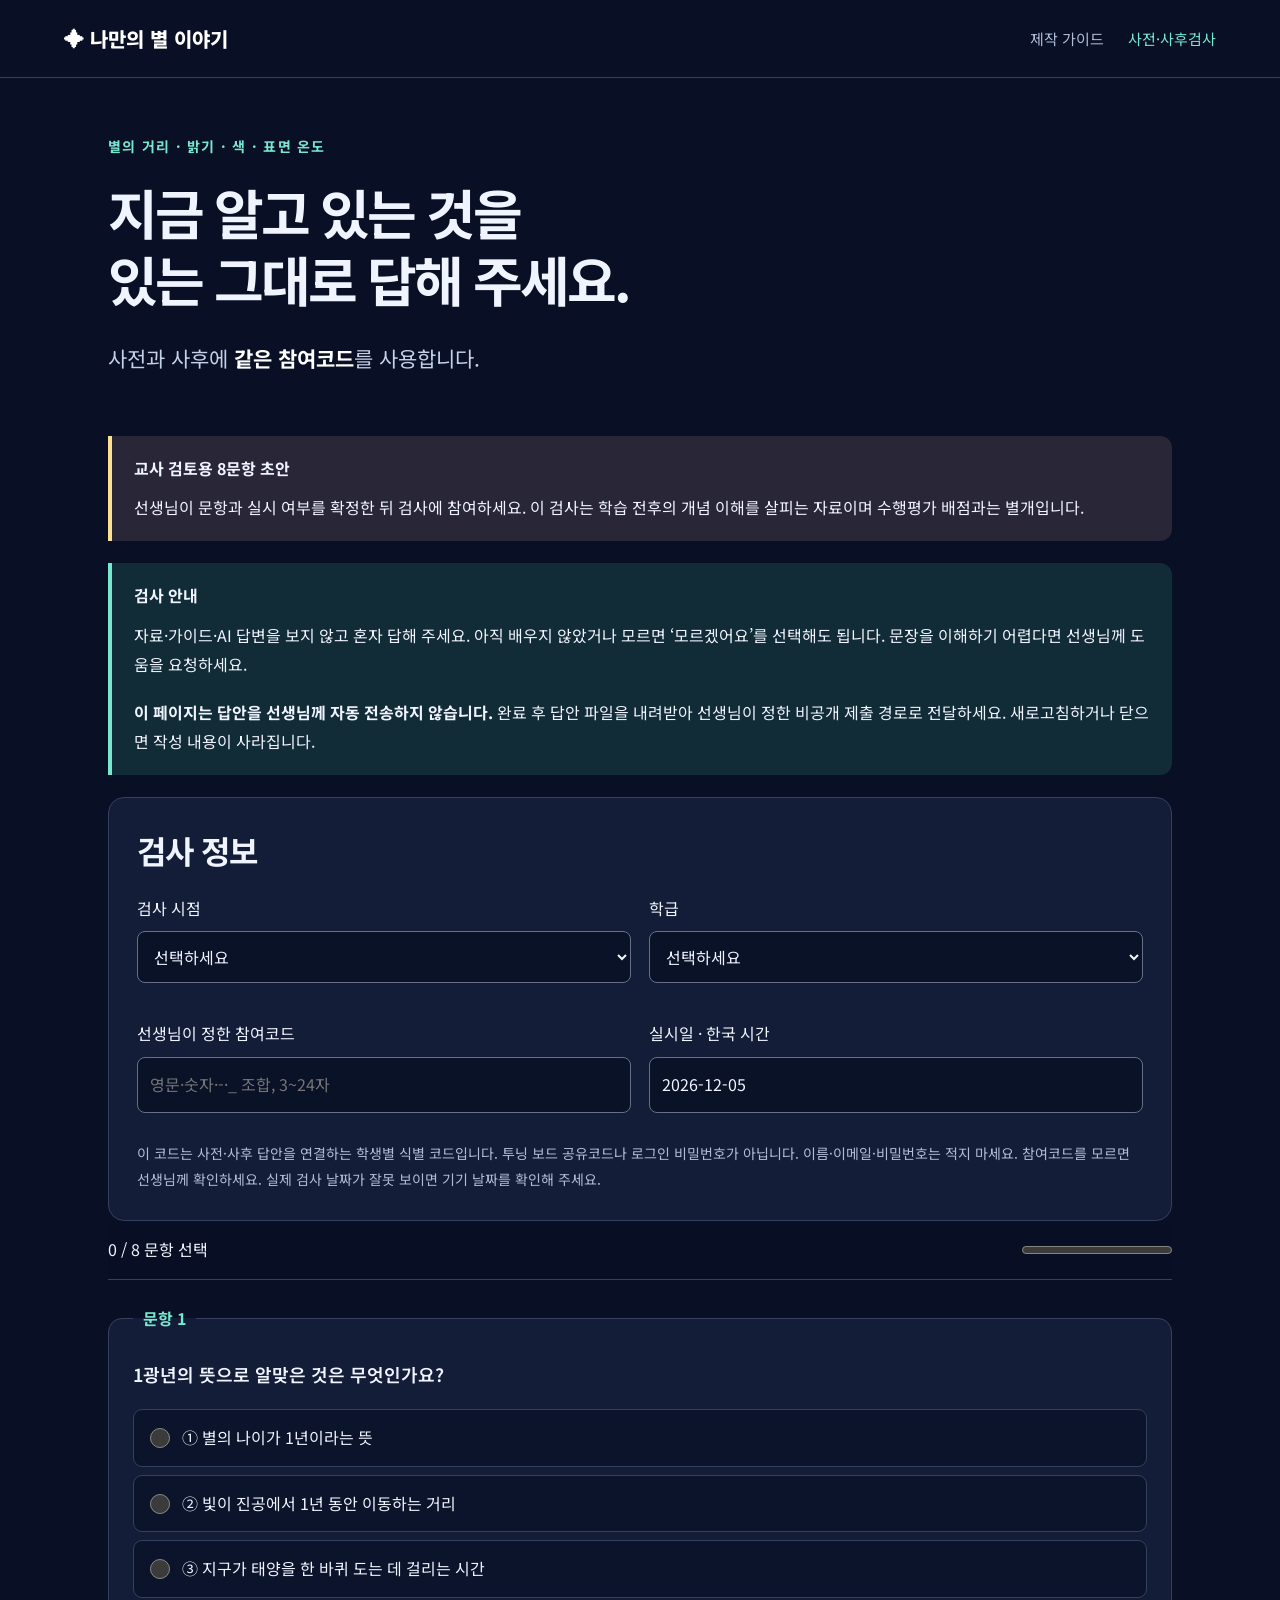
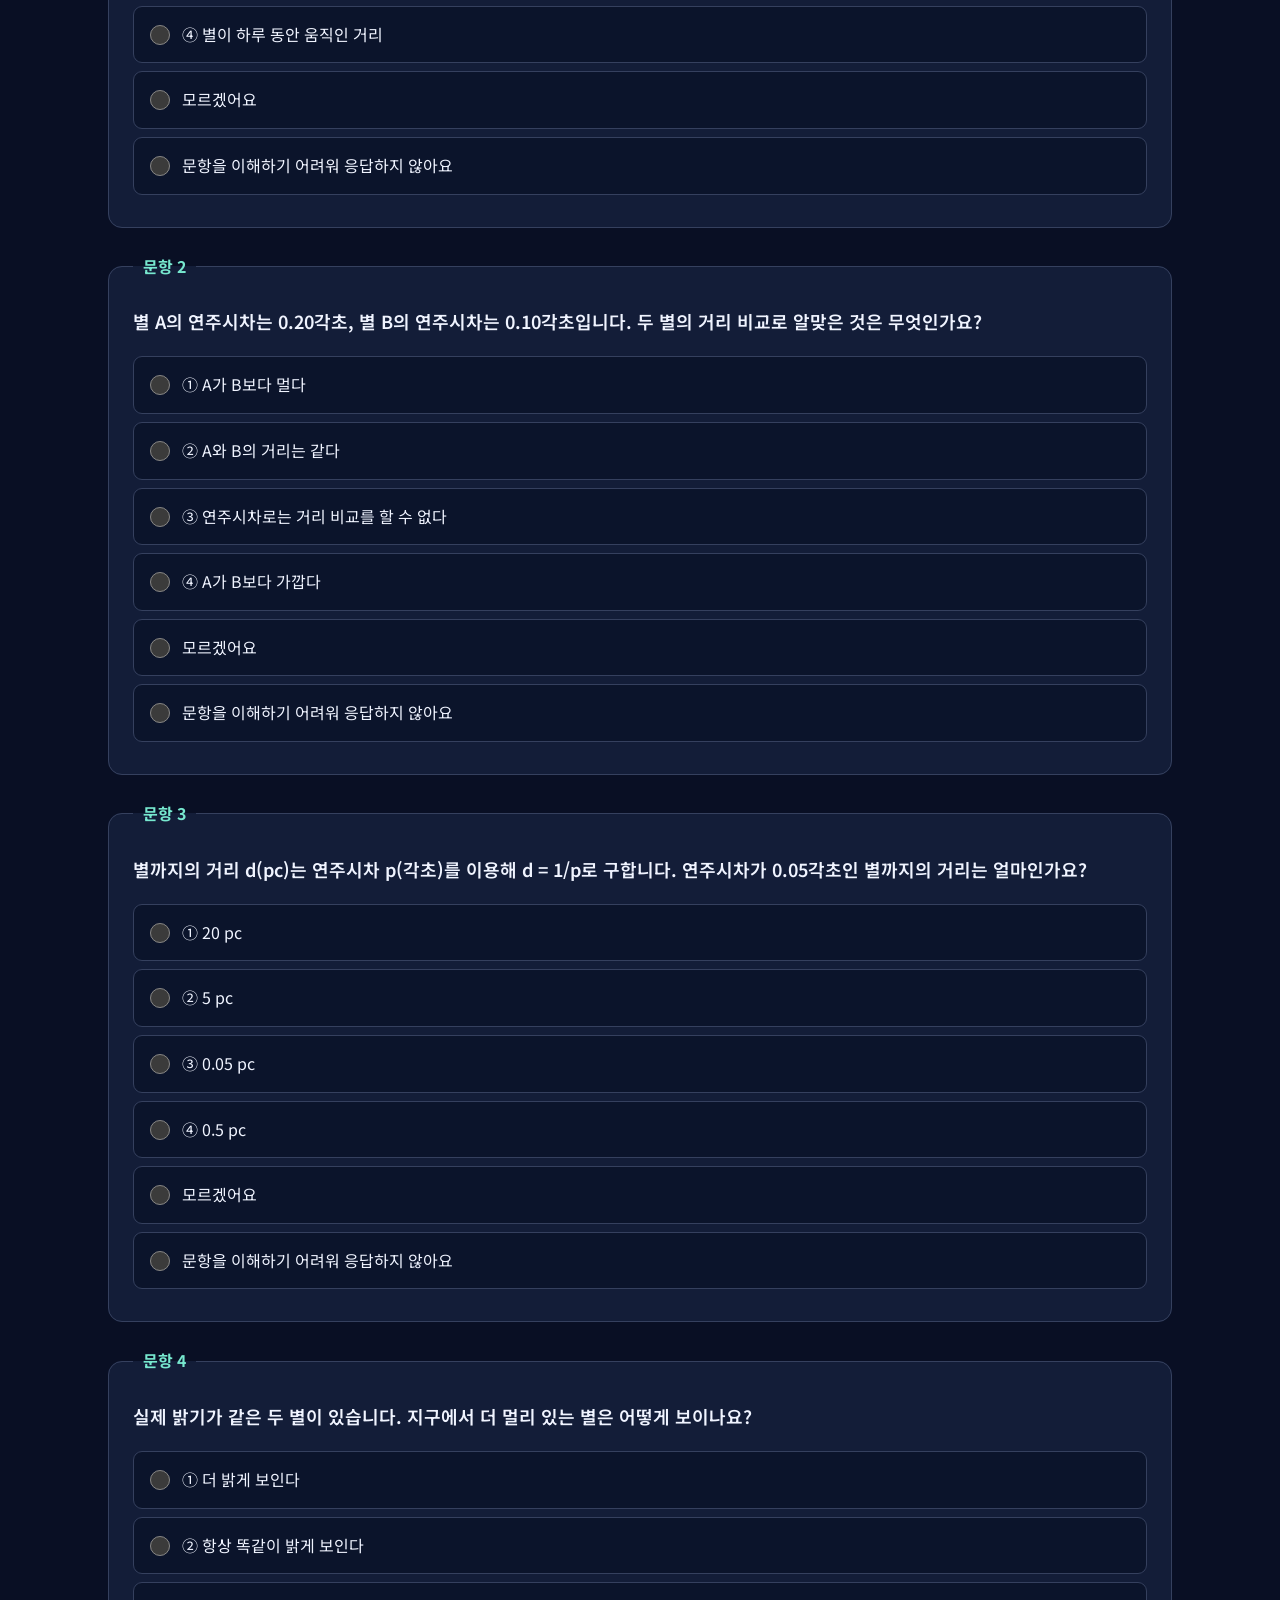
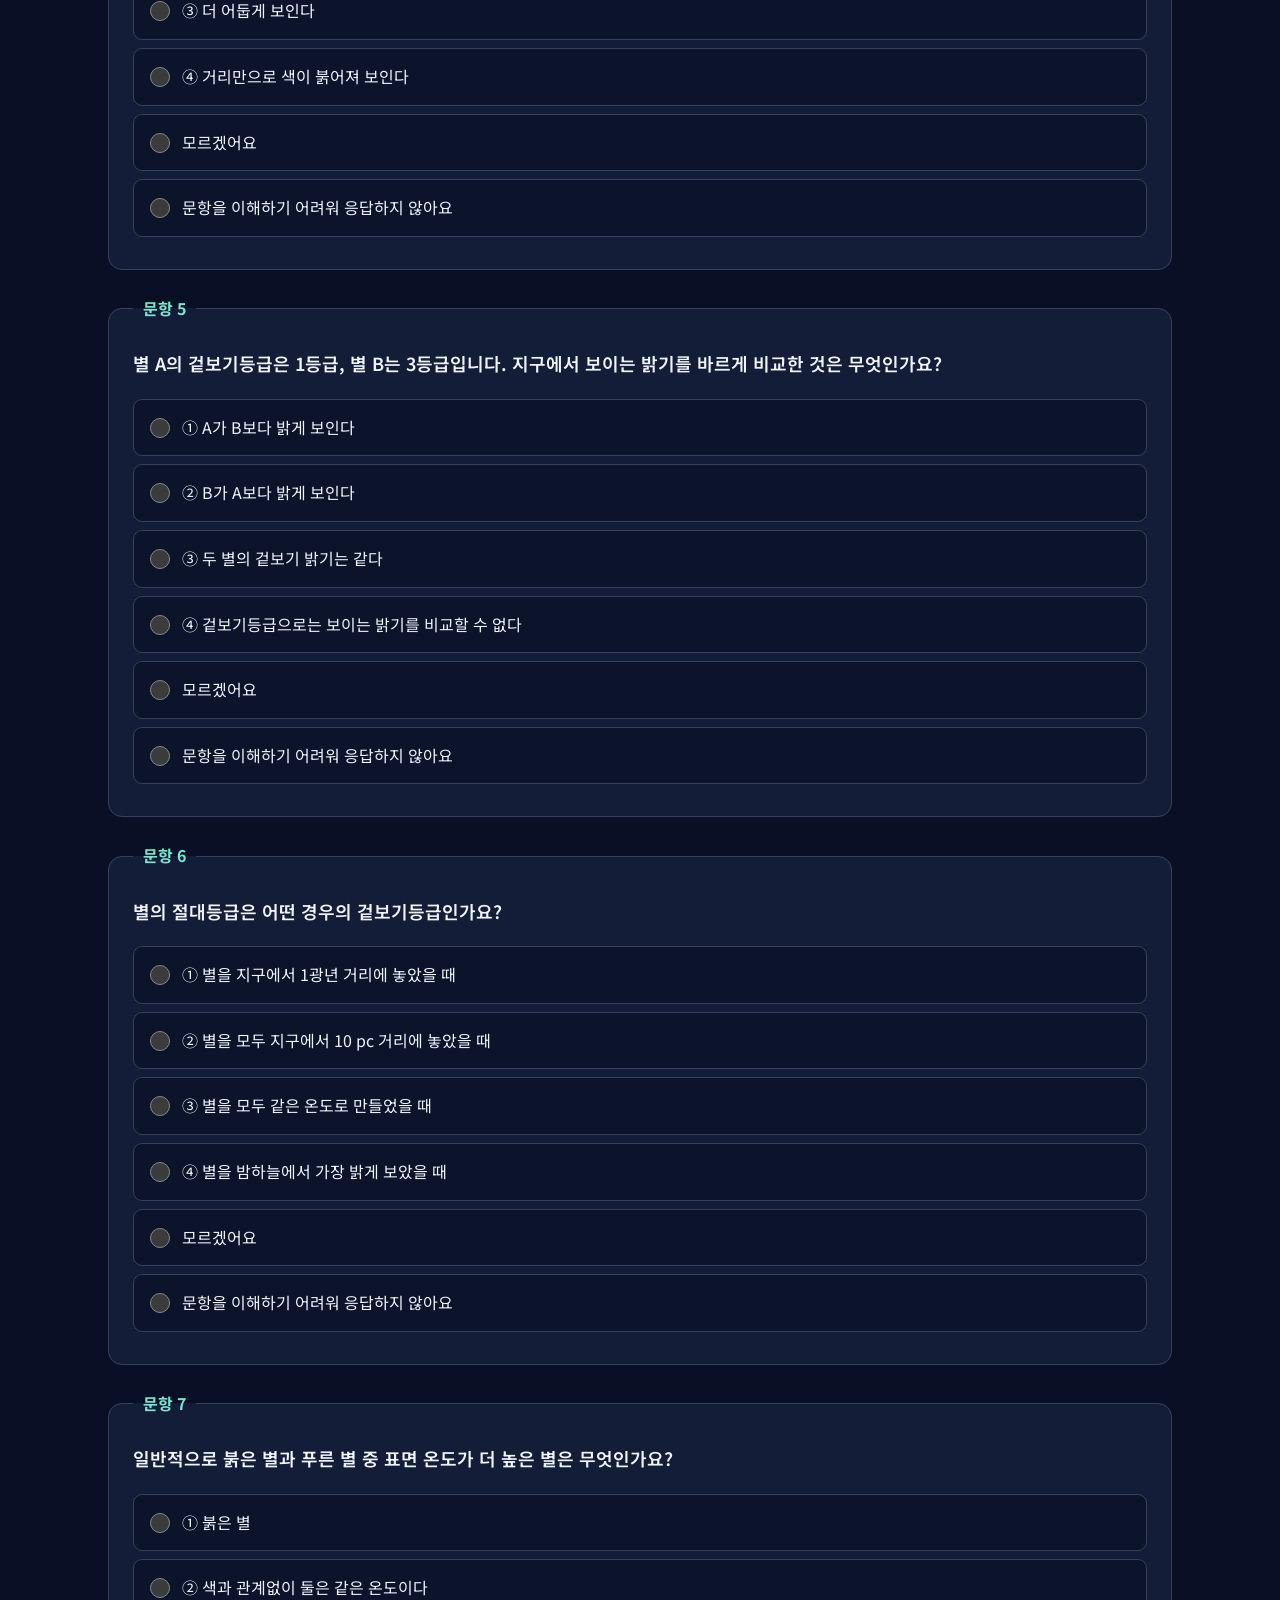
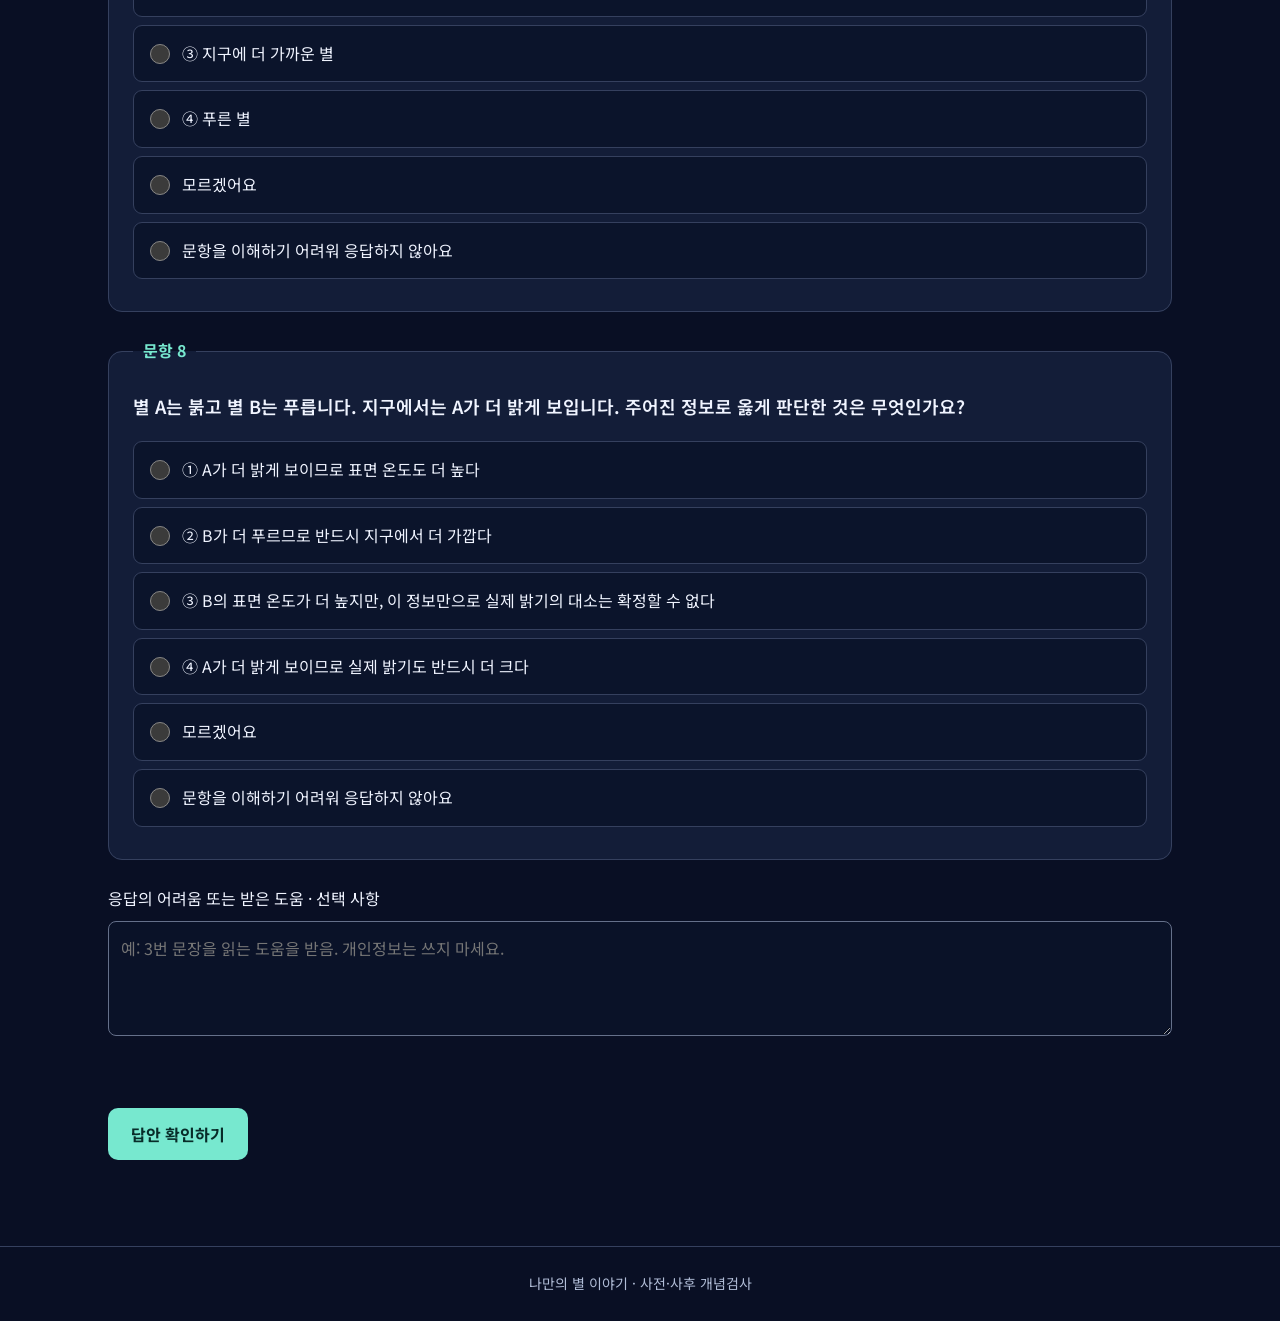
<file: public/test.html>
<!doctype html><html lang="ko"><head><meta charset="utf-8"><meta name="viewport" content="width=device-width,initial-scale=1"><title>사전·사후 개념검사 | 나만의 별 이야기</title><link rel="stylesheet" href="style.css"></head><body><header><a class="brand" href="index.html">✦ 나만의 별 이야기</a><nav aria-label="주요 메뉴"><a href="guide.html">제작 가이드</a><a href="test.html" aria-current="page">사전·사후검사</a></nav></header><main><section class="page-title"><p class="eyebrow">별의 거리 · 밝기 · 색 · 표면 온도</p><h1>지금 알고 있는 것을<br>있는 그대로 답해 주세요.</h1><p class="lead">사전과 사후에 <strong>같은 참여코드</strong>를 사용합니다.</p></section><div class="callout warning" id="draftNote"><strong>교사 검토용 8문항 초안</strong><p>선생님이 문항과 실시 여부를 확정한 뒤 검사에 참여하세요. 이 검사는 학습 전후의 개념 이해를 살피는 자료이며 수행평가 배점과는 별개입니다.</p></div><div class="callout"><strong>검사 안내</strong><p>자료·가이드·AI 답변을 보지 않고 혼자 답해 주세요. 아직 배우지 않았거나 모르면 ‘모르겠어요’를 선택해도 됩니다. 문장을 이해하기 어렵다면 선생님께 도움을 요청하세요.</p><p><strong>이 페이지는 답안을 선생님께 자동 전송하지 않습니다.</strong> 완료 후 답안 파일을 내려받아 선생님이 정한 비공개 제출 경로로 전달하세요. 새로고침하거나 닫으면 작성 내용이 사라집니다.</p></div><form id="testForm"><section class="card"><h2>검사 정보</h2><div class="formgrid"><label for="phase">검사 시점<select id="phase" required><option value="">선택하세요</option><option value="pre">사전검사 · 수업 전</option><option value="post">사후검사 · 수업 후</option></select></label><label for="classroom">학급<select id="classroom" required><option value="">선택하세요</option><option value="1">3학년 1반</option><option value="2">3학년 2반</option><option value="3">3학년 3반</option><option value="4">3학년 4반</option><option value="5">3학년 5반</option></select></label><label for="participant">선생님이 정한 참여코드<input id="participant" type="text" required pattern="[A-Za-z0-9_-]{3,24}" maxlength="24" autocomplete="off" placeholder="영문·숫자·-·_ 조합, 3~24자" aria-describedby="codeHelp"></label><label for="examDate">실시일 · 한국 시간<input id="examDate" type="text" readonly></label></div><p id="codeHelp" class="small muted">이 코드는 사전·사후 답안을 연결하는 학생별 식별 코드입니다. 투닝 보드 공유코드나 로그인 비밀번호가 아닙니다. 이름·이메일·비밀번호는 적지 마세요. 참여코드를 모르면 선생님께 확인하세요. 실제 검사 날짜가 잘못 보이면 기기 날짜를 확인해 주세요.</p></section><div class="progress"><span id="progressText" role="status">0 / 8 문항 선택</span><progress id="progress" value="0" max="8" aria-label="문항 응답 진행률"></progress></div><div id="questions"></div><label for="support">응답의 어려움 또는 받은 도움 · 선택 사항</label><textarea id="support" maxlength="500" placeholder="예: 3번 문장을 읽는 도움을 받음. 개인정보는 쓰지 마세요."></textarea><p id="validation" class="status error" role="alert"></p><div class="actions"><button type="submit">답안 확인하기</button></div></form><section id="review" hidden tabindex="-1"><h2>내 답안을 확인해 주세요.</h2><p id="reviewMeta"></p><div class="table-wrap"><table><thead><tr><th>문항</th><th>내가 고른 답</th></tr></thead><tbody id="reviewRows"></tbody></table></div><p id="reviewSupport"></p><div class="callout warning"><strong>아직 선생님께 제출된 것이 아닙니다.</strong><p>아래에서 답안 파일을 내려받은 뒤, 선생님이 안내한 비공개 제출 경로로 전달해 주세요. 과학 작품을 전시하는 공개 보드에 검사 답안을 올리지 마세요.</p></div><div class="actions"><button id="downloadCsv" type="button">답안 CSV 내려받기</button><button id="downloadJson" type="button" class="secondary">답안 JSON 내려받기</button><button type="button" class="secondary" onclick="window.print()">답안 인쇄</button><button id="edit" type="button" class="secondary">답안 수정</button></div><p id="downloadStatus" class="status" role="status"></p><p class="muted">사전·사후 비교에 영향을 주지 않도록 이 페이지에서는 정답·해설·점수를 보여 주지 않습니다. JSON은 전자 집계용, CSV는 표 형태로 열 수 있는 답안입니다.</p></section></main><footer>나만의 별 이야기 · 사전·사후 개념검사</footer><script src="config.js"></script><script src="test.js"></script></body></html>
</file>
<file: public/style.css>
@import url('https://fonts.googleapis.com/css2?family=Noto+Sans+KR:wght@400;500;600;700;800;900&display=swap');
:root{color-scheme:dark;--bg:#090f24;--panel:#131d38;--line:#35405e;--text:#f0f4ff;--muted:#b1bdd7;--mint:#77e8cf;--yellow:#fbe091}*{box-sizing:border-box}html{scroll-behavior:smooth;scroll-padding-top:90px}body{margin:0;background:var(--bg);color:var(--text);font:16px/1.85 'Noto Sans KR',sans-serif}a{color:var(--mint);text-underline-offset:5px}header{border-bottom:1px solid var(--line);padding:20px max(5vw,20px);display:flex;justify-content:space-between;gap:20px;align-items:center;background:#090f24;position:relative;z-index:4}header .brand{font-size:20px;font-weight:800;text-decoration:none;color:white}nav{display:flex;gap:24px;flex-wrap:wrap}nav a{font-size:15px;text-decoration:none;color:var(--muted)}nav a[aria-current]{color:var(--mint)}main{max-width:1120px;margin:auto;padding:0 28px 60px}h1{font-size:clamp(38px,6vw,72px);line-height:1.25;letter-spacing:-.055em;margin:18px 0 26px}h2{font-size:clamp(23px,3vw,32px);line-height:1.5;letter-spacing:-.035em;margin:0 0 20px}h3{font-size:20px;margin:0 0 12px}p{margin:10px 0 18px}.eyebrow{color:var(--mint);font-size:14px;letter-spacing:.09em;font-weight:700}.intro{padding:60px 0 36px;max-width:820px}.lead{font-size:21px;color:#c5d1e9}.lead strong{color:#fff}.caption,.muted{color:var(--muted);font-size:14px}.actions{display:flex;gap:12px;flex-wrap:wrap;margin:26px 0}.button,button{appearance:none;background:var(--mint);border:1px solid transparent;color:#082c29;border-radius:10px;padding:13px 22px;font:700 16px/1.5 'Noto Sans KR',sans-serif;text-decoration:none;cursor:pointer;display:inline-block}.secondary{background:transparent;color:var(--text);border-color:var(--line)}button:disabled{opacity:.55;cursor:not-allowed}a:focus-visible,button:focus-visible,input:focus-visible,select:focus-visible,textarea:focus-visible,summary:focus-visible{outline:3px solid var(--yellow);outline-offset:4px}.grid{display:grid;gap:20px}.two{grid-template-columns:repeat(2,minmax(0,1fr))}.three{grid-template-columns:repeat(3,minmax(0,1fr))}.card{padding:28px;border:1px solid var(--line);border-radius:16px;background:var(--panel);min-width:0}.card p:last-child{margin-bottom:0}.number{font-size:14px;color:var(--mint);font-weight:700;display:block;margin-bottom:14px}.band{border-top:1px solid var(--line);border-bottom:1px solid var(--line);padding:32px 0;margin:36px 0;display:flex;align-items:center;justify-content:space-between;gap:24px}.band h2{margin-bottom:8px}.band p{margin-bottom:0}.timeline{padding:0;list-style:none}.timeline li{display:grid;grid-template-columns:100px 1fr;padding:15px 0;border-bottom:1px solid var(--line);gap:10px}.timeline b{color:var(--mint)}footer{border-top:1px solid var(--line);padding:24px;text-align:center;font-size:14px;color:var(--muted)}.page-title{padding:46px 0 18px}.page-title h1{font-size:clamp(34px,5vw,54px)}.jump{display:flex;gap:10px;flex-wrap:wrap;margin:0 0 40px}.jump a,.chip{display:inline-block;border:1px solid var(--line);background:var(--panel);border-radius:99px;padding:6px 16px;color:var(--text);text-decoration:none;font-size:14px}.section{margin:42px 0 58px}.callout{border-left:4px solid var(--mint);padding:18px 22px;background:#122c37;border-radius:0 12px 12px 0;margin:22px 0}.warning{border-color:var(--yellow);background:#292638}.callout p:last-child{margin-bottom:0}.stars{display:flex;flex-wrap:wrap;gap:10px;margin-top:20px}.stars button{background:var(--panel);border:1px solid var(--line);color:var(--text);padding:10px 18px}.stars button[aria-pressed=true]{border-color:var(--mint);background:#183f43;color:var(--mint)}label{display:block}input[type=text],input[type=url],select,textarea{display:block;width:100%;border:1px solid #65708a;border-radius:8px;background:#0a1228;color:var(--text);font:inherit;padding:12px;margin:8px 0 18px;max-width:100%}textarea{min-height:115px;resize:vertical}.formgrid{display:grid;grid-template-columns:1fr 1fr;gap:18px}.tag{font-size:13px;font-weight:700;color:var(--mint);background:#193b42;padding:3px 9px;border-radius:5px}.tag.story{color:var(--yellow);background:#363043}.tag.fiction{color:#c4b5ff;background:#2d2847}table{border-collapse:collapse;width:100%;font-size:15px}td,th{padding:14px 16px;text-align:left;border-bottom:1px solid var(--line);vertical-align:top}th{color:var(--mint);background:var(--panel)}.table-wrap{overflow:auto}details{border:1px solid var(--line);border-radius:12px;background:var(--panel);padding:20px 24px;margin:12px 0}summary{font-size:18px;font-weight:700;cursor:pointer}details p{margin-top:18px}.step{display:grid;grid-template-columns:46px 1fr;gap:18px;padding:24px 0;border-bottom:1px solid var(--line)}.step .number{border:1px solid var(--line);border-radius:50%;height:40px;width:40px;text-align:center;line-height:38px}.step h3{margin-bottom:8px}.prompt{white-space:pre-wrap;overflow-wrap:anywhere;background:#090f24;border:1px solid var(--line);padding:18px;border-radius:8px;font-family:inherit;font-size:15px}.checklist label,.option{display:flex;align-items:flex-start;gap:12px;padding:13px 16px;background:#0b142b;border:1px solid var(--line);border-radius:9px;margin:8px 0;cursor:pointer}.checklist input,.option input{width:20px;height:20px;flex-shrink:0;margin:5px 0 0;accent-color:var(--mint)}.option:has(input:checked){border-color:var(--mint);background:#143338}.status{color:var(--mint);min-height:28px}.status.error{color:#ffb7b7}fieldset{min-width:0;margin:24px 0;padding:24px;border:1px solid var(--line);border-radius:14px;background:var(--panel)}legend{padding:0 10px;font-weight:700;color:var(--mint)}.question{font-weight:600;font-size:18px;margin-top:0}.progress{position:sticky;top:0;background:#090f24f5;border-bottom:1px solid var(--line);padding:14px 0;z-index:3;display:flex;justify-content:space-between;align-items:center;gap:10px}.progress progress{width:150px;accent-color:var(--mint)}.small{font-size:14px}.hidden,[hidden]{display:none!important}.source-links{overflow-wrap:anywhere}.source-links li{margin:10px 0}.screen{width:100%;height:auto;border:1px solid var(--line);border-radius:12px;margin:16px 0}.print-only{display:none}@media(max-width:650px){header{display:block;padding:16px 20px}nav{margin-top:12px;gap:20px}main{padding:0 20px 40px}.intro{padding-top:36px}.two,.three,.formgrid{grid-template-columns:1fr}.card{padding:22px}.band{display:block}.band .button{margin-top:20px}.timeline li{grid-template-columns:72px 1fr}.page-title{padding-top:26px}fieldset{padding:16px}h1{font-size:43px}.progress{font-size:14px}.progress progress{width:100px}.step{gap:12px;grid-template-columns:38px 1fr}.step .number{width:34px;height:34px;line-height:32px}}@media print{body{background:white;color:#111;font-size:11pt}header,nav,.jump,button,.actions,footer,.progress,.no-print{display:none!important}main{max-width:none;padding:0}h1{font-size:28pt}.card,details,fieldset,.callout{background:white;color:#111;border-color:#999;break-inside:avoid}.muted,.caption,.lead,.eyebrow,.number,th,.tag{color:#333}.intro,.page-title{padding-top:0}a{color:#111}.section{margin:24px 0}.print-only{display:block}.option,.checklist label,input[type=text],textarea,select{background:white;color:black;border-color:#888}.screen{max-height:400px;object-fit:contain}.hidden,[hidden]{display:none!important}}
</file>
